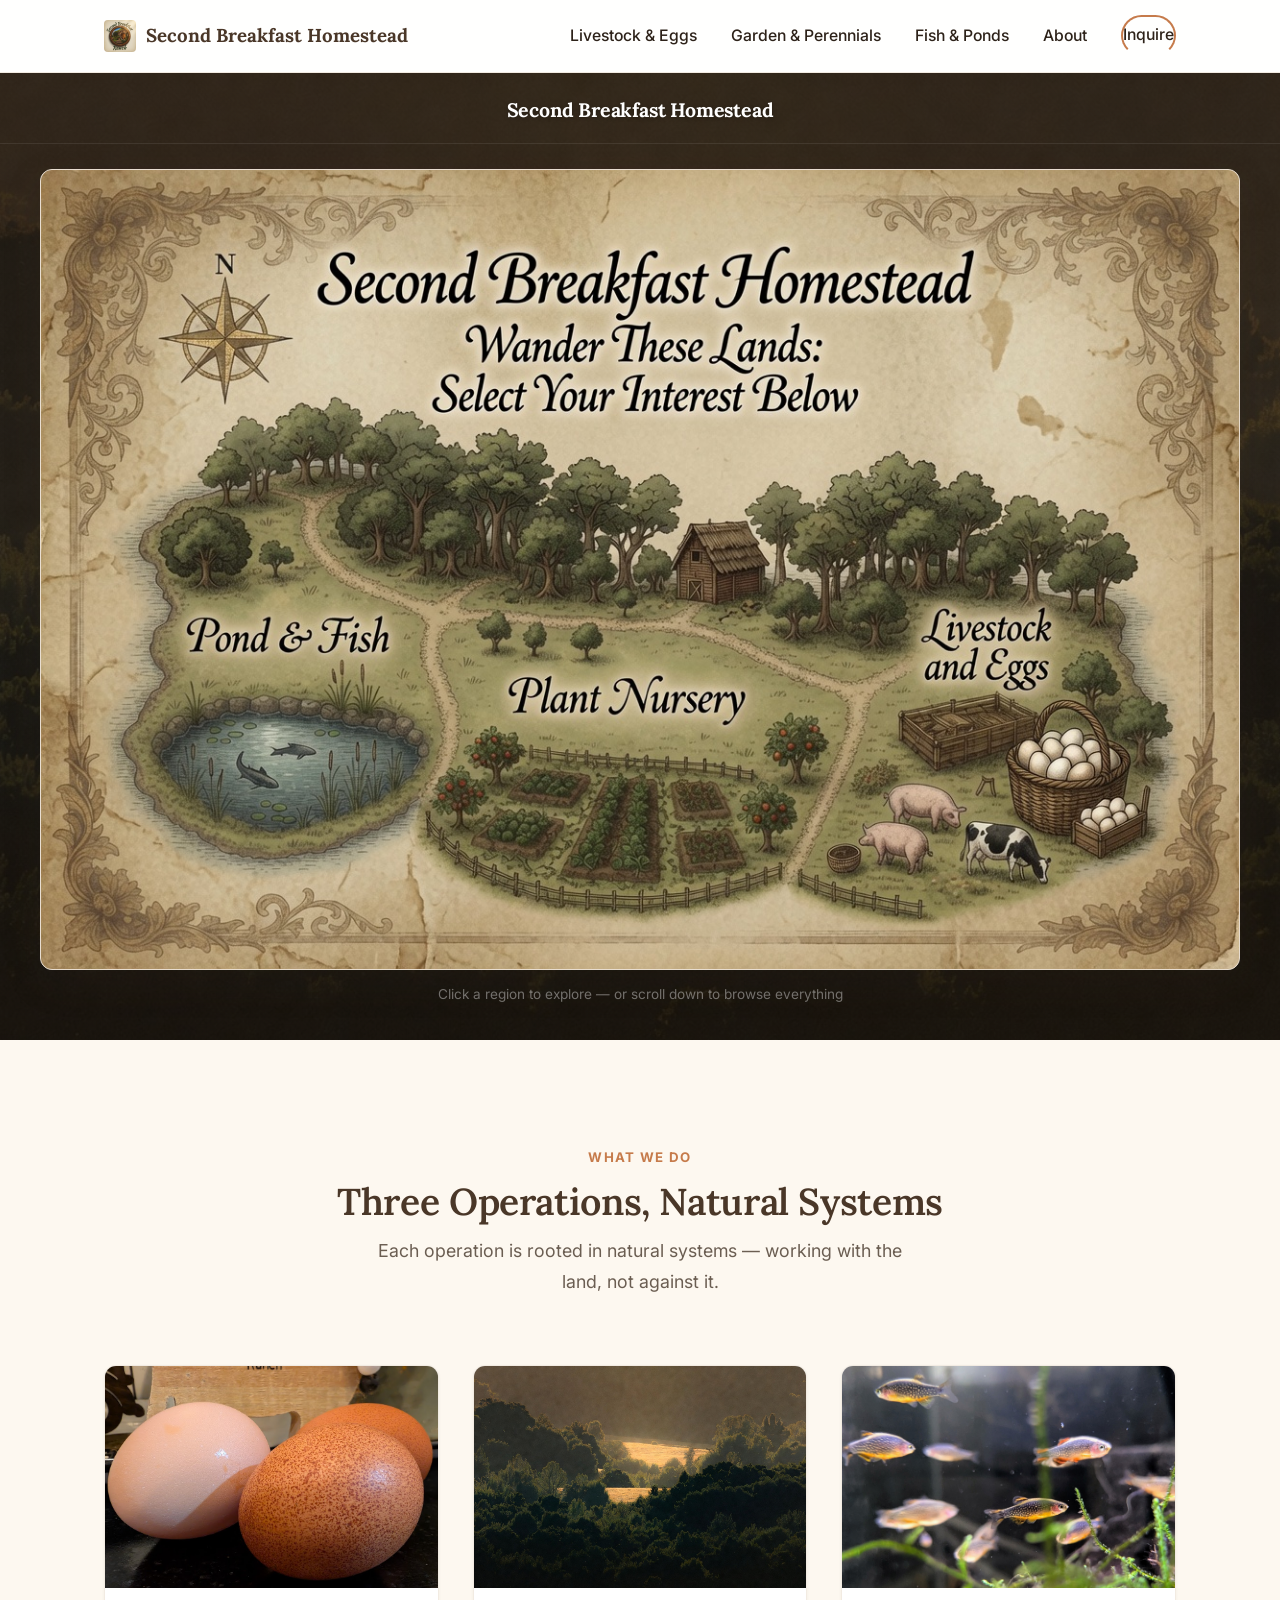
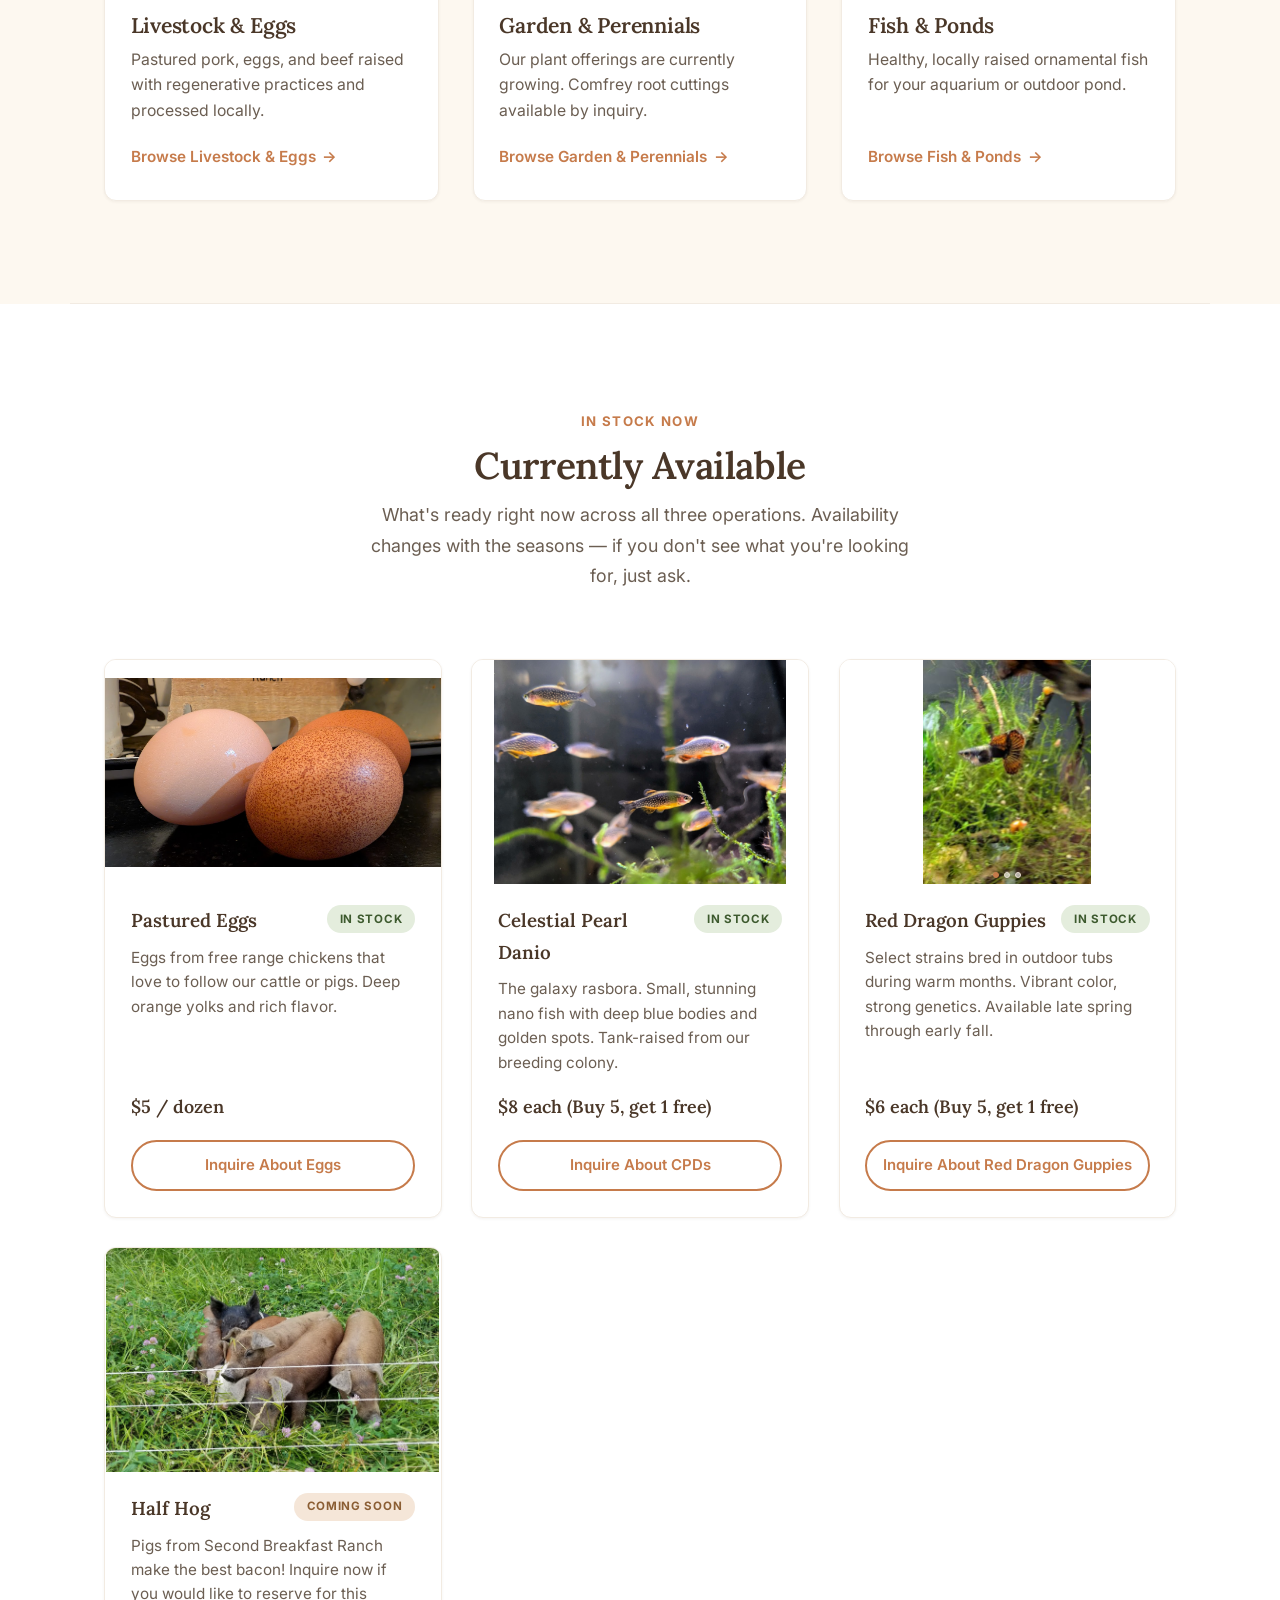
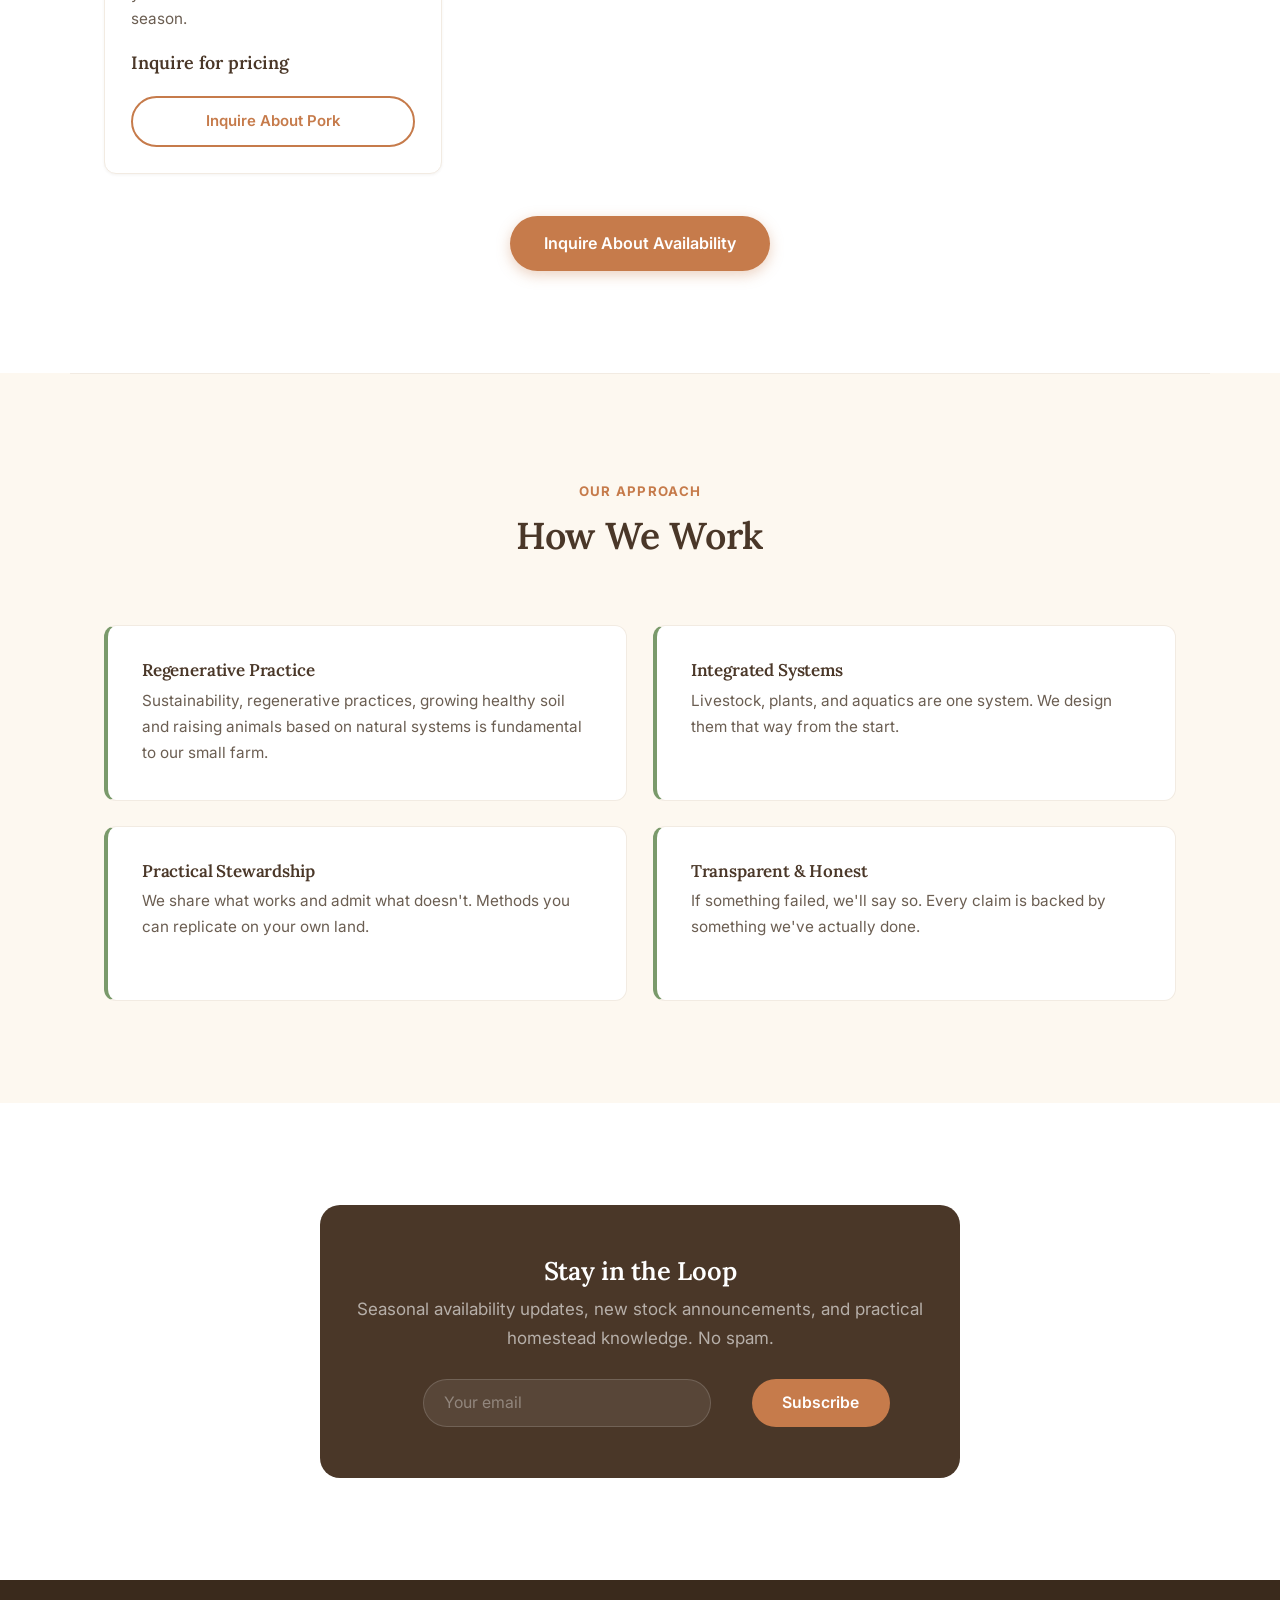
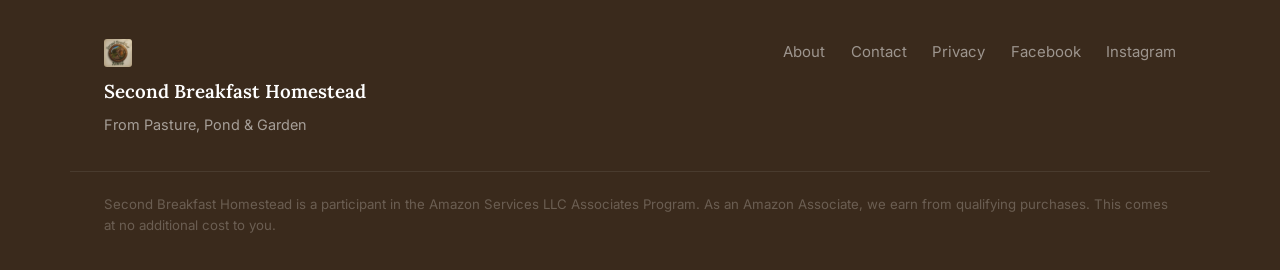
<file: index.html>
<!DOCTYPE html>
<html lang="en">
<head>
  <meta charset="UTF-8">
  <meta name="viewport" content="width=device-width, initial-scale=1.0">
  <title>Second Breakfast Homestead — From Pasture, Pond &amp; Garden</title>
  <meta name="description" content="Regenerative livestock, productive plants, and thriving aquatic life — raised with methods that build soil, clean water, and feed families. Browse what's available and inquire directly.">
  <link rel="preconnect" href="https://fonts.googleapis.com">
  <link rel="preconnect" href="https://fonts.gstatic.com" crossorigin>
  <link href="https://fonts.googleapis.com/css2?family=Inter:wght@400;500;600;700&family=Lora:ital,wght@0,500;0,600;0,700;1,500&display=swap" rel="stylesheet">
  <link rel="stylesheet" href="assets/css/style.css">
  <link rel="icon" type="image/svg+xml" href="data:image/svg+xml,<svg xmlns='http://www.w3.org/2000/svg' viewBox='0 0 100 100'><text y='.9em' font-size='90'>🌱</text></svg>">

  <meta property="og:title" content="Second Breakfast Homestead — From Pasture, Pond &amp; Garden">
  <meta property="og:description" content="Browse what's available from our working homestead: pastured livestock, plant starters, and ornamental fish.">
  <meta property="og:type" content="website">
  <meta property="og:url" content="https://secondbreakfasthomestead.com/">
  <meta property="og:site_name" content="Second Breakfast Homestead">
  <meta property="og:image" content="https://picsum.photos/seed/pasture/1200/630">

  <script type="application/ld+json">
  {
    "@context": "https://schema.org",
    "@type": "Organization",
    "name": "Second Breakfast Homestead",
    "url": "https://secondbreakfasthomestead.com",
    "description": "Regenerative livestock, productive plants, and thriving aquatic life — from pasture, pond, and garden.",
    "parentOrganization": {"@type": "Organization", "name": "Second Breakfast Ranch LLC"}
  }
  </script>
</head>
<body>

<nav class="site-nav">
  <div class="nav-inner">
    <a href="/" class="nav-brand"><img class="nav-logo" src="assets/images/logo.jpg" alt="Second Breakfast Homestead" width="32" height="32">Second Breakfast Homestead</a>
    <ul class="nav-links">
      <li><a href="livestock-eggs.html">Livestock &amp; Eggs</a></li>
      <li><a href="garden-perennials.html">Garden &amp; Perennials</a></li>
      <li><a href="fish-ponds.html">Fish &amp; Ponds</a></li>
      <li><a href="about.html">About</a></li>
      <li><a href="contact.html" class="btn btn-outline btn-sm">Inquire</a></li>
    </ul>
  </div>
</nav>

<!-- Top Block: dark pastoral background -->
<div class="top-block">

<header class="hero-mini">
  <h1 class="hero-mini-title">Second Breakfast Homestead</h1>
</header>

<section id="homestead-map" class="map-hero">
  <figure class="homestead-map">
    <img
      src="assets/images/homestead-map.jpg"
      alt="Hand-drawn Tolkien-style map of Second Breakfast Homestead — three regions connected by winding paths: Pond &amp; Fish, Plant Nursery, and Livestock &amp; Eggs. Click a region to explore."
      loading="eager"
    >
    <a href="fish-ponds.html" class="map-zone map-zone-left" title="Explore Pond &amp; Fish" aria-label="Pond and Fish section">
      <span class="map-zone-label">Pond &amp; Fish</span>
    </a>
    <a href="garden-perennials.html" class="map-zone map-zone-center" title="Explore Plant Nursery" aria-label="Plant Nursery section">
      <span class="map-zone-label">Plant Nursery</span>
    </a>
    <a href="livestock-eggs.html" class="map-zone map-zone-right" title="Explore Livestock &amp; Eggs" aria-label="Livestock and Eggs section">
      <span class="map-zone-label">Livestock &amp; Eggs</span>
    </a>
  </figure>
  <p class="map-instruction">Click a region to explore — or scroll down to browse everything</p>
</section>

</div><!-- /top-block -->

<main>

  <!-- Three Pillars -->
  <section class="section">
    <div class="container">
      <div class="section-header">
        <span class="section-label">What We Do</span>
        <h2>Three Operations, Natural Systems</h2>
        <p>Each operation is rooted in natural systems — working with the land, not against it.</p>
      </div>
      <div class="pillars-grid">
        <!-- Livestock -->
        <article class="pillar-card">
          <img
            class="pillar-card-img"
            src="assets/images/eggs-livestock.png"
            alt="Pastured eggs and livestock on green pasture"
            loading="lazy"
          >
          <div class="pillar-card-body">
            <h3>Livestock &amp; Eggs</h3>
            <p>Pastured pork, eggs, and beef raised with regenerative practices and processed locally.</p>
            <a href="livestock-eggs.html" class="pillar-link">Browse Livestock &amp; Eggs</a>
          </div>
        </article>

        <!-- Garden -->
        <article class="pillar-card">
          <img
            class="pillar-card-img"
            src="assets/images/pasture-bg.jpg"
            alt="Garden and perennial plants"
            loading="lazy"
          >
          <div class="pillar-card-body">
            <h3>Garden &amp; Perennials</h3>
            <p>Our plant offerings are currently growing. Comfrey root cuttings available by inquiry.</p>
            <a href="garden-perennials.html" class="pillar-link">Browse Garden &amp; Perennials</a>
          </div>
        </article>

        <!-- Fish -->
        <article class="pillar-card">
          <img
            class="pillar-card-img"
            src="assets/images/cpd.jpg"
            alt="Celestial Pearl Danio in a planted aquarium"
            loading="lazy"
          >
          <div class="pillar-card-body">
            <h3>Fish &amp; Ponds</h3>
            <p>Healthy, locally raised ornamental fish for your aquarium or outdoor pond.</p>
            <a href="fish-ponds.html" class="pillar-link">Browse Fish &amp; Ponds</a>
          </div>
        </article>
      </div>
    </div>
  </section>

  <hr class="section-divider">

  <!-- Currently Available -->
  <section id="available" class="section section-alt">
    <div class="container">
      <div class="section-header">
        <span class="section-label">In Stock Now</span>
        <h2>Currently Available</h2>
        <p>What's ready right now across all three operations. Availability changes with the seasons — if you don't see what you're looking for, just ask.</p>
      </div>

      <div class="availability-grid">
        <!-- Eggs -->
        <div class="product-card">
          <img class="product-card-img" src="assets/images/eggs-livestock.png" alt="Pastured eggs" loading="lazy">
          <div class="product-card-body">
            <div class="product-header">
              <span class="product-name">Pastured Eggs</span>
              <span class="product-badge badge-in-stock">In Stock</span>
            </div>
            <p class="product-desc">Eggs from free range chickens that love to follow our cattle or pigs. Deep orange yolks and rich flavor.</p>
            <div class="product-price">$5 / dozen</div>
            <a href="contact.html?item=Pastured%20Eggs" class="btn-inquire">Inquire About Eggs</a>
          </div>
        </div>

        <!-- CPD -->
        <div class="product-card">
          <img class="product-card-img" src="assets/images/cpd.jpg" alt="Celestial Pearl Danio" loading="lazy">
          <div class="product-card-body">
            <div class="product-header">
              <span class="product-name">Celestial Pearl Danio</span>
              <span class="product-badge badge-in-stock">In Stock</span>
            </div>
            <p class="product-desc">The galaxy rasbora. Small, stunning nano fish with deep blue bodies and golden spots. Tank-raised from our breeding colony.</p>
            <div class="product-price">$8 each (Buy 5, get 1 free)</div>
            <a href="contact.html?item=CPD" class="btn-inquire">Inquire About CPDs</a>
          </div>
        </div>

        <!-- Guppies -->
        <div class="product-card">
          <div class="product-card-slider">
            <img class="product-card-img active" src="assets/images/guppies.jpg" alt="Red Dragon Guppies" loading="lazy">
            <img class="product-card-img" src="assets/images/guppies-2.jpg" alt="Red Dragon Guppies" loading="lazy">
            <img class="product-card-img" src="assets/images/guppies-3.jpg" alt="Red Dragon Guppies" loading="lazy">
            <button class="slider-arrow slider-prev" aria-label="Previous image">&#8249;</button>
            <button class="slider-arrow slider-next" aria-label="Next image">&#8250;</button>
            <div class="slider-dots">
              <span class="slider-dot active"></span>
              <span class="slider-dot"></span>
              <span class="slider-dot"></span>
            </div>
          </div>
          <div class="product-card-body">
            <div class="product-header">
              <span class="product-name">Red Dragon Guppies</span>
              <span class="product-badge badge-in-stock">In Stock</span>
            </div>
            <p class="product-desc">Select strains bred in outdoor tubs during warm months. Vibrant color, strong genetics. Available late spring through early fall.</p>
            <div class="product-price">$6 each (Buy 5, get 1 free)</div>
            <a href="contact.html?item=Red%20Dragon%20Guppies" class="btn-inquire">Inquire About Red Dragon Guppies</a>
          </div>
        </div>

        <!-- Half Hog -->
        <div class="product-card">
          <img class="product-card-img" src="assets/images/pork.jpg" alt="Pastured pigs" loading="lazy">
          <div class="product-card-body">
            <div class="product-header">
              <span class="product-name">Half Hog</span>
              <span class="product-badge badge-coming-soon">Coming Soon</span>
            </div>
            <p class="product-desc">Pigs from Second Breakfast Ranch make the best bacon! Inquire now if you would like to reserve for this season.</p>
            <div class="product-price">Inquire for pricing</div>
            <a href="contact.html?item=Half%20Hog" class="btn-inquire">Inquire About Pork</a>
          </div>
        </div>
      </div>

      <div class="availability-cta">
        <a href="contact.html" class="btn btn-primary">Inquire About Availability</a>
      </div>
    </div>
  </section>

  <hr class="section-divider">

  <!-- Values -->
  <section class="section">
    <div class="container">
      <div class="section-header">
        <span class="section-label">Our Approach</span>
        <h2>How We Work</h2>
      </div>
      <div class="values-grid">
        <div class="value-card">
          <h4>Regenerative Practice</h4>
          <p>Sustainability, regenerative practices, growing healthy soil and raising animals based on natural systems is fundamental to our small farm.</p>
        </div>
        <div class="value-card">
          <h4>Integrated Systems</h4>
          <p>Livestock, plants, and aquatics are one system. We design them that way from the start.</p>
        </div>
        <div class="value-card">
          <h4>Practical Stewardship</h4>
          <p>We share what works and admit what doesn't. Methods you can replicate on your own land.</p>
        </div>
        <div class="value-card">
          <h4>Transparent &amp; Honest</h4>
          <p>If something failed, we'll say so. Every claim is backed by something we've actually done.</p>
        </div>
      </div>
    </div>
  </section>

  <!-- Newsletter -->
  <section class="section section-alt">
    <div class="container">
      <div class="newsletter-block">
        <h3>Stay in the Loop</h3>
        <p>Seasonal availability updates, new stock announcements, and practical homestead knowledge. No spam.</p>
        <form action="https://app.kit.com/forms/REPLACE_WITH_FORM_ID/subscriptions" class="seva-form formkit-form" method="post" data-sv-form="REPLACE_WITH_FORM_ID" data-uid="REPLACE_WITH_UID" data-format="inline" data-version="5" data-options="{&quot;settings&quot;:{&quot;after_subscribe&quot;:{&quot;action&quot;:&quot;message&quot;,&quot;success_message&quot;:&quot;Success! Now check your email.&quot;},&quot;recaptcha&quot;:{&quot;enabled&quot;:false}}}" style="max-width: 500px; margin: 0 auto; width: 100%;">
          <div data-style="full" style="display: block; width: 100%;">
            <div data-element="column" class="formkit-column" style="padding: 0;">
              <ul class="formkit-alert formkit-alert-error" data-element="errors" data-group="alert"></ul>
              <div data-element="fields" class="seva-fields formkit-fields" style="display: flex; gap: 8px; justify-content: center; flex-wrap: wrap;">
                <div class="formkit-field" style="flex: 1; min-width: 160px;">
                  <input class="formkit-input" name="email_address" aria-label="Email Address" placeholder="Your email" required type="email">
                </div>
                <button data-element="submit" class="formkit-submit" style="font-family: var(--font-body);">
                  <div class="formkit-spinner" style="display: none;"><div></div><div></div><div></div></div>
                  <span>Subscribe</span>
                </button>
              </div>
            </div>
          </div>
        </form>
      </div>
    </div>
  </section>

</main>

<footer class="site-footer">
  <div class="footer-inner">
    <div>
      <img class="footer-logo" src="assets/images/logo.jpg" alt="Second Breakfast Homestead" width="28" height="28">
      <div class="footer-brand">Second Breakfast Homestead</div>
      <div style="font-size:0.85rem; margin-top:0.2rem;">From Pasture, Pond &amp; Garden</div>
    </div>
    <ul class="footer-links">
      <li><a href="about.html">About</a></li>
      <li><a href="contact.html">Contact</a></li>
      <li><a href="privacy.html">Privacy</a></li>
      <li><a href="https://www.facebook.com/SecondBreakfastRanch/" rel="noopener" target="_blank">Facebook</a></li>
      <li><a href="https://www.instagram.com/secondbreakfasthomestead" rel="noopener" target="_blank">Instagram</a></li>
    </ul>
  </div>
  <div class="footer-disclosure">
    <p>Second Breakfast Homestead is a participant in the Amazon Services LLC Associates Program. As an Amazon Associate, we earn from qualifying purchases. This comes at no additional cost to you.</p>
  </div>
</footer>

<script>
document.querySelectorAll('.product-card-slider').forEach(slider => {
  const imgs = slider.querySelectorAll('.product-card-img');
  const dots = slider.querySelectorAll('.slider-dot');
  let i = 0;

  function show(n) {
    imgs[i].classList.remove('active');
    dots[i].classList.remove('active');
    i = (n + imgs.length) % imgs.length;
    imgs[i].classList.add('active');
    dots[i].classList.add('active');
  }

  slider.querySelector('.slider-prev').addEventListener('click', () => show(i - 1));
  slider.querySelector('.slider-next').addEventListener('click', () => show(i + 1));
  dots.forEach((dot, j) => dot.addEventListener('click', () => show(j)));
});
</script>
</body>
</html>
</file>
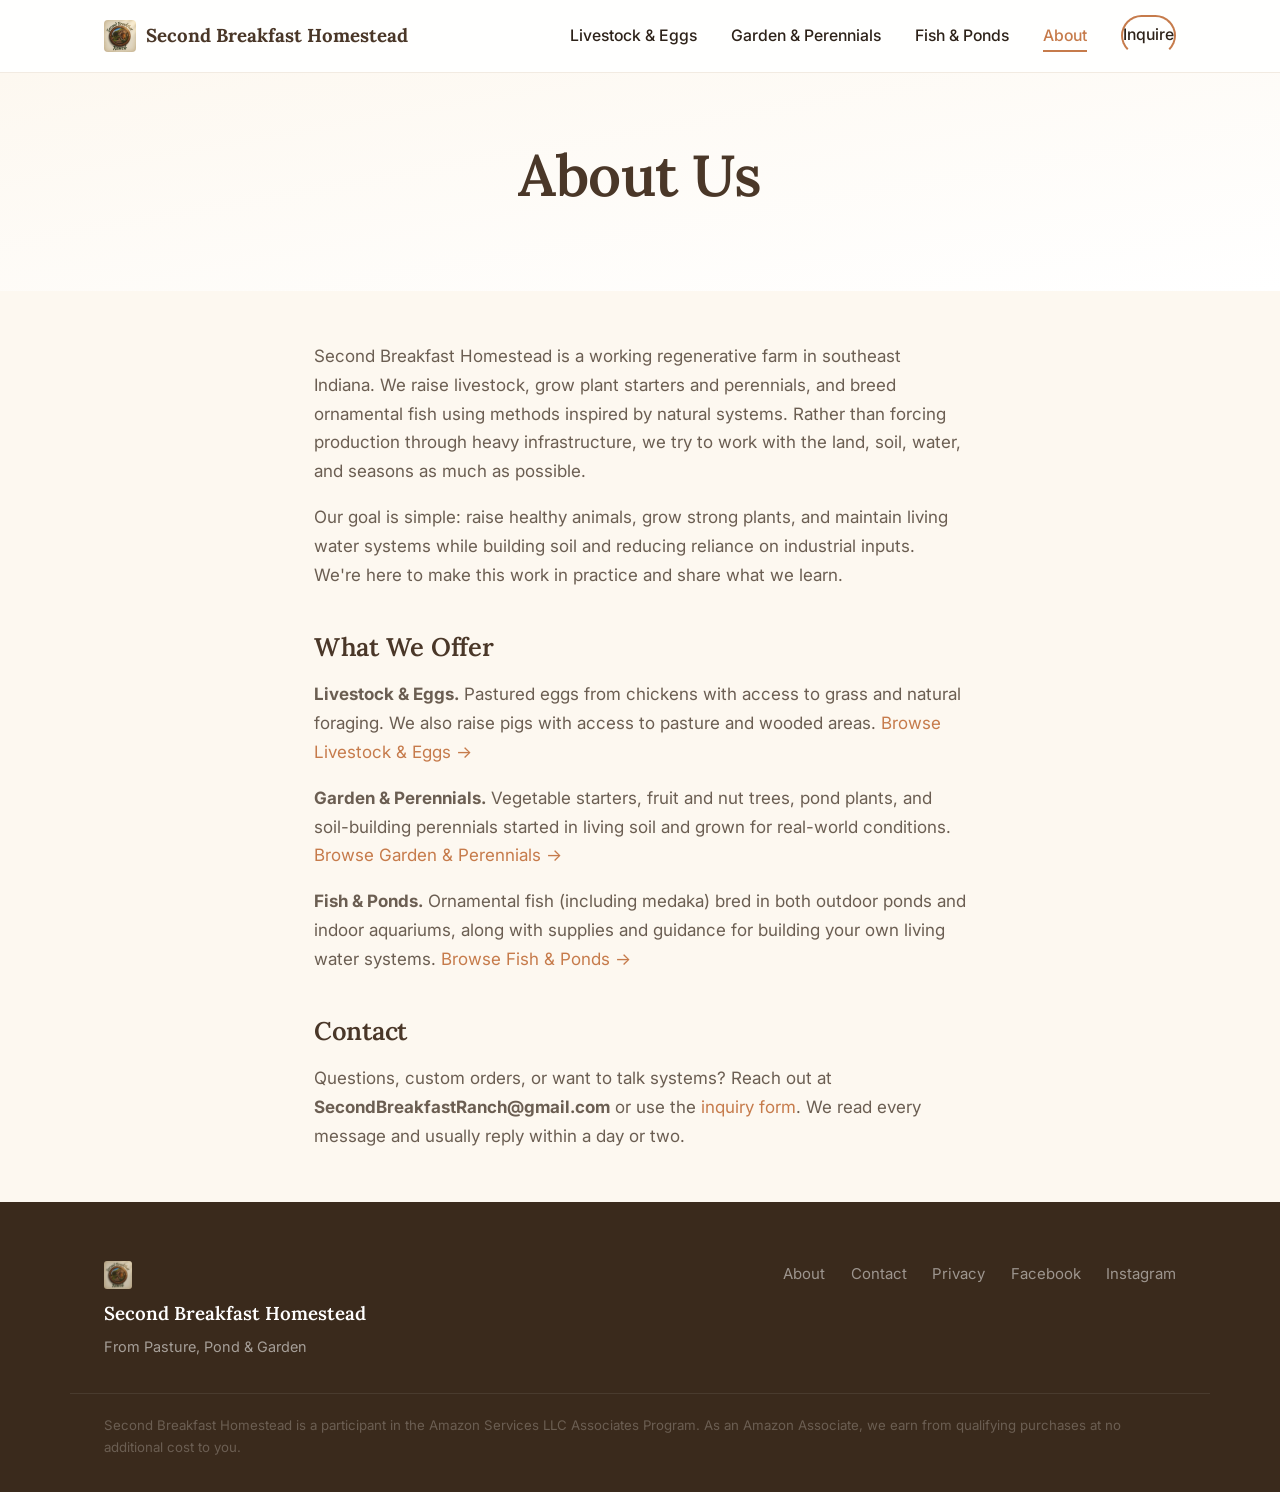
<file: about.html>
<!DOCTYPE html>
<html lang="en">
<head>
  <meta charset="UTF-8">
  <meta name="viewport" content="width=device-width, initial-scale=1.0">
  <title>About — Second Breakfast Homestead</title>
  <meta name="description" content="Second Breakfast Homestead is a working regenerative farm raising pastured livestock, growing plant starters, and breeding ornamental fish in integrated outdoor pond systems.">
  <link rel="preconnect" href="https://fonts.googleapis.com">
  <link rel="preconnect" href="https://fonts.gstatic.com" crossorigin>
  <link href="https://fonts.googleapis.com/css2?family=Inter:wght@400;500;600;700&family=Lora:ital,wght@0,500;0,600;0,700;1,500&display=swap" rel="stylesheet">
  <link rel="stylesheet" href="assets/css/style.css">
  <link rel="icon" type="image/svg+xml" href="data:image/svg+xml,<svg xmlns='http://www.w3.org/2000/svg' viewBox='0 0 100 100'><text y='.9em' font-size='90'>🌱</text></svg>">

  <meta property="og:title" content="About — Second Breakfast Homestead">
  <meta property="og:description" content="A working regenerative farm raising pastured livestock, growing plants, and breeding ornamental fish.">
  <meta property="og:type" content="website">
  <meta property="og:url" content="https://secondbreakfasthomestead.com/about.html">

  <script type="application/ld+json">
  {
    "@context": "https://schema.org",
    "@type": "AboutPage",
    "name": "About Second Breakfast Homestead",
    "url": "https://secondbreakfasthomestead.com/about.html",
    "about": {
      "@type": "Organization",
      "name": "Second Breakfast Homestead",
      "description": "A working regenerative farm raising pastured livestock, growing plant starters and perennials, and breeding ornamental fish in integrated pond systems."
    }
  }
  </script>
</head>
<body>

<nav class="site-nav">
  <div class="nav-inner">
    <a href="/" class="nav-brand"><img class="nav-logo" src="assets/images/logo.jpg" alt="Second Breakfast Homestead" width="32" height="32">Second Breakfast Homestead</a>
    <ul class="nav-links">
      <li><a href="livestock-eggs.html">Livestock &amp; Eggs</a></li>
      <li><a href="garden-perennials.html">Garden &amp; Perennials</a></li>
      <li><a href="fish-ponds.html">Fish &amp; Ponds</a></li>
      <li><a href="about.html" class="active">About</a></li>
      <li><a href="contact.html" class="btn btn-outline btn-sm">Inquire</a></li>
    </ul>
  </div>
</nav>

<header class="page-hero">
  <h1>About Us</h1>
</header>

<main class="page-content">

  <p>Second Breakfast Homestead is a working regenerative farm in southeast Indiana. We raise livestock, grow plant starters and perennials, and breed ornamental fish using methods inspired by natural systems. Rather than forcing production through heavy infrastructure, we try to work with the land, soil, water, and seasons as much as possible.</p>

  <p>Our goal is simple: raise healthy animals, grow strong plants, and maintain living water systems while building soil and reducing reliance on industrial inputs. We're here to make this work in practice and share what we learn.</p>

  <h2>What We Offer</h2>

  <p><strong>Livestock &amp; Eggs.</strong> Pastured eggs from chickens with access to grass and natural foraging. We also raise pigs with access to pasture and wooded areas. <a href="livestock-eggs.html">Browse Livestock &amp; Eggs →</a></p>

  <p><strong>Garden &amp; Perennials.</strong> Vegetable starters, fruit and nut trees, pond plants, and soil-building perennials started in living soil and grown for real-world conditions. <a href="garden-perennials.html">Browse Garden &amp; Perennials →</a></p>

  <p><strong>Fish &amp; Ponds.</strong> Ornamental fish (including medaka) bred in both outdoor ponds and indoor aquariums, along with supplies and guidance for building your own living water systems. <a href="fish-ponds.html">Browse Fish &amp; Ponds →</a></p>

  <h2>Contact</h2>

  <p>Questions, custom orders, or want to talk systems? Reach out at <strong>SecondBreakfastRanch@gmail.com</strong> or use the <a href="contact.html">inquiry form</a>. We read every message and usually reply within a day or two.</p>

</main>

<footer class="site-footer">
  <div class="footer-inner">
    <div>
      <img class="footer-logo" src="assets/images/logo.jpg" alt="Second Breakfast Homestead" width="28" height="28">
      <div class="footer-brand">Second Breakfast Homestead</div>
      <div style="font-size:0.85rem; margin-top:0.2rem;">From Pasture, Pond &amp; Garden</div>
    </div>
    <ul class="footer-links">
      <li><a href="about.html">About</a></li>
      <li><a href="contact.html">Contact</a></li>
      <li><a href="privacy.html">Privacy</a></li>
      <li><a href="https://www.facebook.com/SecondBreakfastRanch/" rel="noopener" target="_blank">Facebook</a></li>
      <li><a href="https://www.instagram.com/secondbreakfasthomestead" rel="noopener" target="_blank">Instagram</a></li>
    </ul>
  </div>
  <div class="footer-disclosure">
    <p>Second Breakfast Homestead is a participant in the Amazon Services LLC Associates Program. As an Amazon Associate, we earn from qualifying purchases at no additional cost to you.</p>
  </div>
</footer>

</body>
</html>
</file>
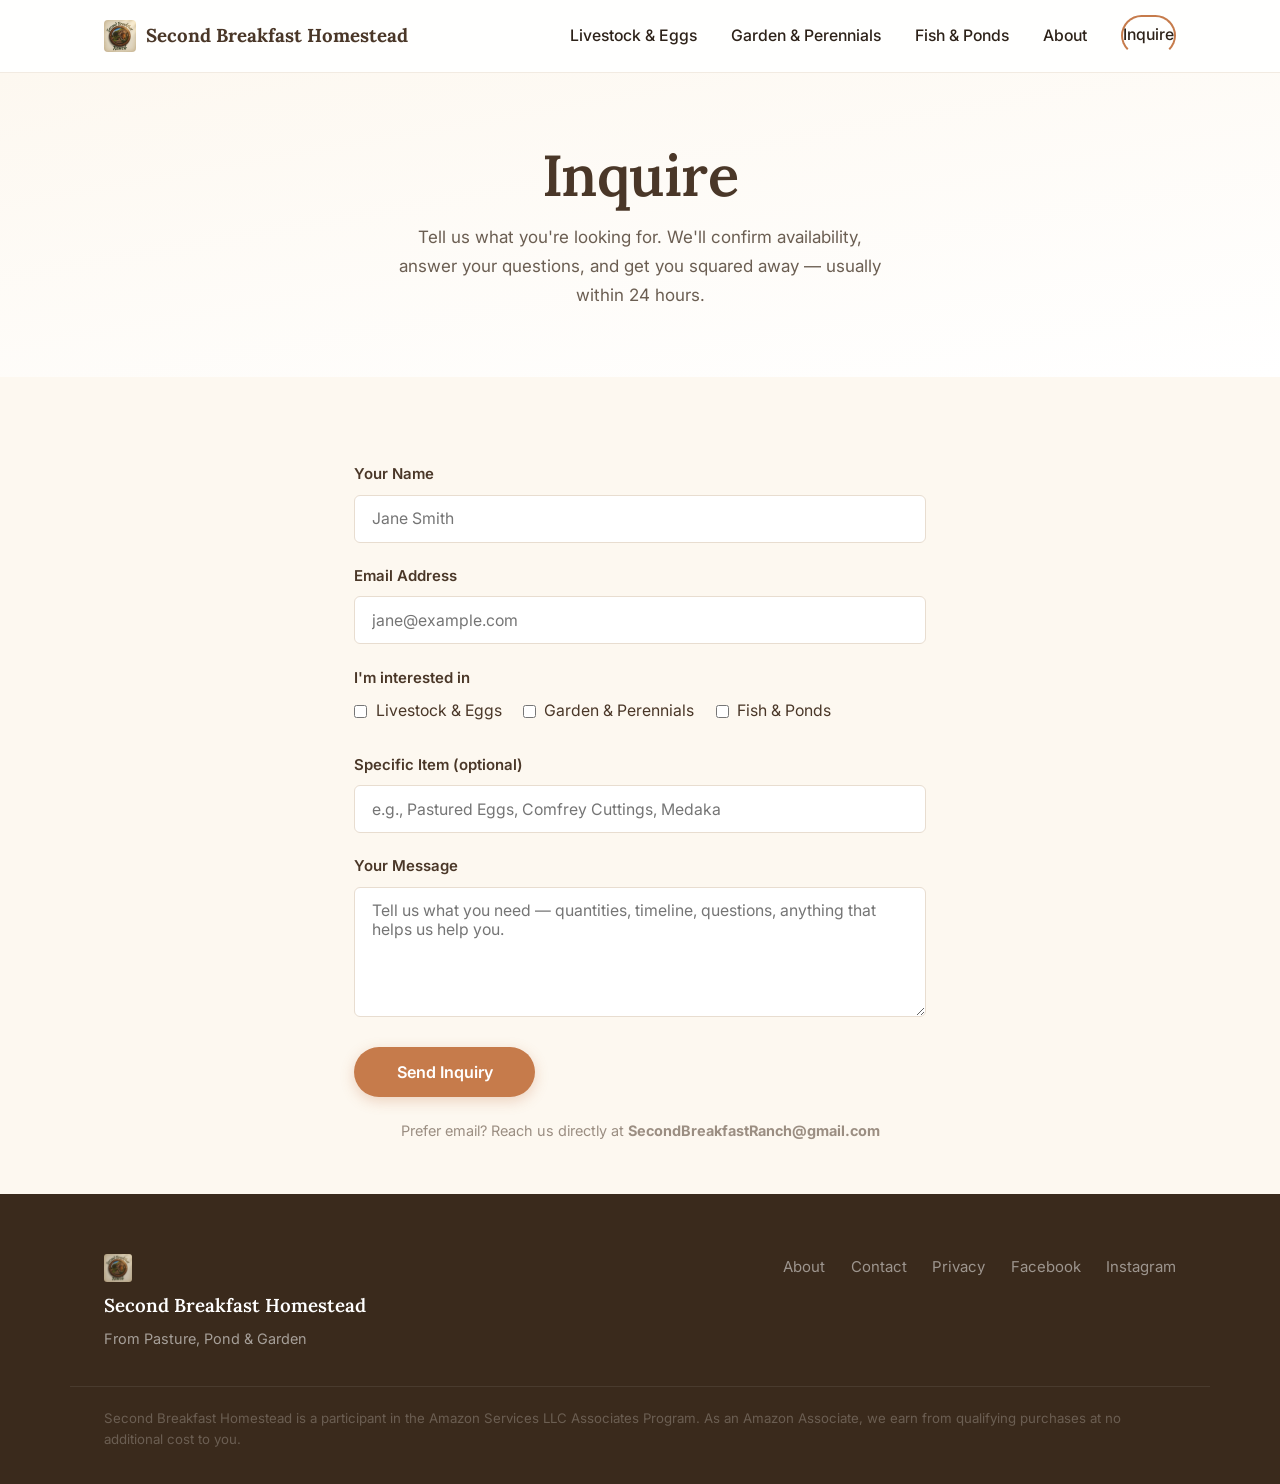
<file: contact.html>
<!DOCTYPE html>
<html lang="en">
<head>
  <meta charset="UTF-8">
  <meta name="viewport" content="width=device-width, initial-scale=1.0">
  <title>Inquire — Second Breakfast Homestead</title>
  <meta name="description" content="Inquire about availability, pricing, or custom orders from Second Breakfast Homestead. We'll get back to you within 24 hours.">
  <meta name="robots" content="noindex">
  <link rel="preconnect" href="https://fonts.googleapis.com">
  <link rel="preconnect" href="https://fonts.gstatic.com" crossorigin>
  <link href="https://fonts.googleapis.com/css2?family=Inter:wght@400;500;600;700&family=Lora:ital,wght@0,500;0,600;0,700;1,500&display=swap" rel="stylesheet">
  <link rel="stylesheet" href="assets/css/style.css">
  <link rel="icon" type="image/svg+xml" href="data:image/svg+xml,<svg xmlns='http://www.w3.org/2000/svg' viewBox='0 0 100 100'><text y='.9em' font-size='90'>🌱</text></svg>">
</head>
<body>

<nav class="site-nav">
  <div class="nav-inner">
    <a href="/" class="nav-brand"><img class="nav-logo" src="assets/images/logo.jpg" alt="Second Breakfast Homestead" width="32" height="32">Second Breakfast Homestead</a>
    <ul class="nav-links">
      <li><a href="livestock-eggs.html">Livestock &amp; Eggs</a></li>
      <li><a href="garden-perennials.html">Garden &amp; Perennials</a></li>
      <li><a href="fish-ponds.html">Fish &amp; Ponds</a></li>
      <li><a href="about.html">About</a></li>
      <li><a href="contact.html" class="btn btn-outline btn-sm">Inquire</a></li>
    </ul>
  </div>
</nav>

<header class="page-hero">
  <h1>Inquire</h1>
  <p>Tell us what you're looking for. We'll confirm availability, answer your questions, and get you squared away — usually within 24 hours.</p>
</header>

<main class="page-content" style="max-width:640px;">

  <form class="contact-form" action="https://formspree.io/f/xojboebz" method="POST">

    <div class="form-group">
      <label for="name">Your Name</label>
      <input type="text" id="name" name="name" required placeholder="Jane Smith">
    </div>

    <div class="form-group">
      <label for="email">Email Address</label>
      <input type="email" id="email" name="email" required placeholder="jane@example.com">
    </div>

    <div class="form-group">
      <label>I'm interested in</label>
      <div class="checkbox-group">
        <label><input type="checkbox" name="interest" value="Livestock"> Livestock &amp; Eggs</label>
        <label><input type="checkbox" name="interest" value="Plants"> Garden &amp; Perennials</label>
        <label><input type="checkbox" name="interest" value="Aquatics"> Fish &amp; Ponds</label>
      </div>
    </div>

    <div class="form-group">
      <label for="item">Specific Item (optional)</label>
      <input type="text" id="item" name="item" placeholder="e.g., Pastured Eggs, Comfrey Cuttings, Medaka">
    </div>

    <div class="form-group">
      <label for="message">Your Message</label>
      <textarea id="message" name="message" placeholder="Tell us what you need — quantities, timeline, questions, anything that helps us help you."></textarea>
    </div>

    <button type="submit" class="btn-submit">Send Inquiry</button>

    <p style="font-size:0.85rem; color:var(--color-text-muted); margin-top:1.25rem; text-align:center;">
      Prefer email? Reach us directly at <strong>SecondBreakfastRanch@gmail.com</strong>
    </p>

  </form>

</main>

<footer class="site-footer">
  <div class="footer-inner">
    <div>
      <img class="footer-logo" src="assets/images/logo.jpg" alt="Second Breakfast Homestead" width="28" height="28">
      <div class="footer-brand">Second Breakfast Homestead</div>
      <div style="font-size:0.85rem; margin-top:0.2rem;">From Pasture, Pond &amp; Garden</div>
    </div>
    <ul class="footer-links">
      <li><a href="about.html">About</a></li>
      <li><a href="contact.html">Contact</a></li>
      <li><a href="privacy.html">Privacy</a></li>
      <li><a href="https://www.facebook.com/SecondBreakfastRanch/" rel="noopener" target="_blank">Facebook</a></li>
      <li><a href="https://www.instagram.com/secondbreakfasthomestead" rel="noopener" target="_blank">Instagram</a></li>
    </ul>
  </div>
  <div class="footer-disclosure">
    <p>Second Breakfast Homestead is a participant in the Amazon Services LLC Associates Program. As an Amazon Associate, we earn from qualifying purchases at no additional cost to you.</p>
  </div>
</footer>

</body>
</html>
</file>
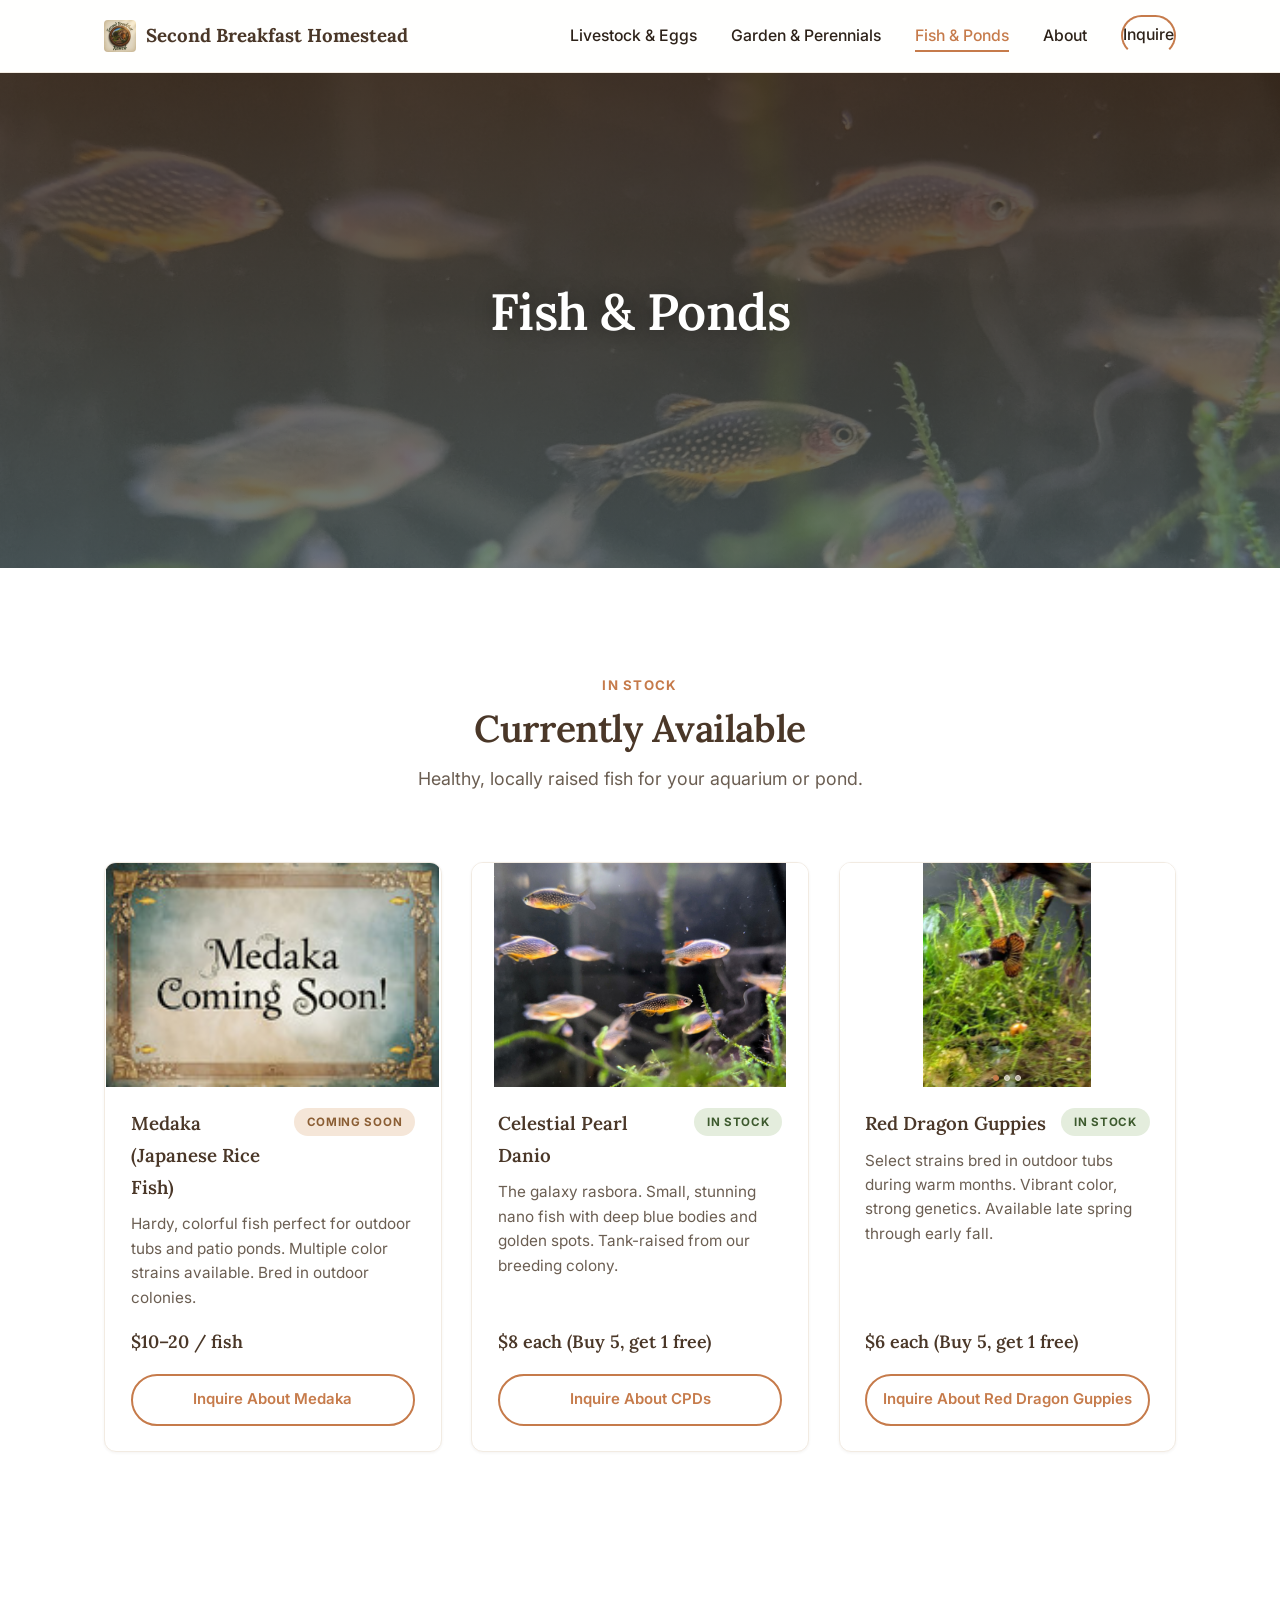
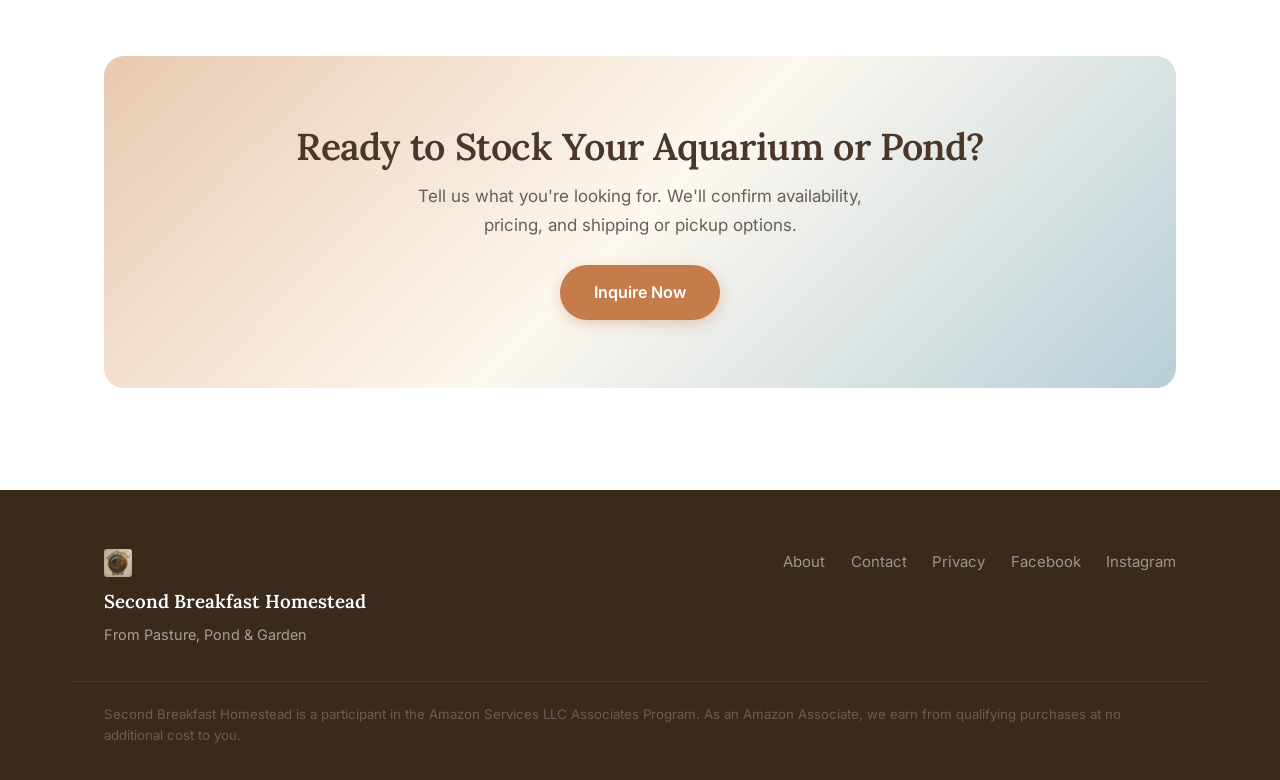
<file: fish-ponds.html>
<!DOCTYPE html>
<html lang="en">
<head>
  <meta charset="UTF-8">
  <meta name="viewport" content="width=device-width, initial-scale=1.0">
  <title>Fish & Ponds — Second Breakfast Homestead</title>
  <meta name="description" content="Ornamental fish, pond supplies, and aquascaping from Second Breakfast Homestead. Medaka, celestial pearl danios, and guppies bred in outdoor pond systems.">
  <link rel="preconnect" href="https://fonts.googleapis.com">
  <link rel="preconnect" href="https://fonts.gstatic.com" crossorigin>
  <link href="https://fonts.googleapis.com/css2?family=Inter:wght@400;500;600;700&family=Lora:ital,wght@0,500;0,600;0,700;1,500&display=swap" rel="stylesheet">
  <link rel="stylesheet" href="assets/css/style.css">
  <link rel="icon" type="image/svg+xml" href="data:image/svg+xml,<svg xmlns='http://www.w3.org/2000/svg' viewBox='0 0 100 100'><text y='.9em' font-size='90'>🌱</text></svg>">

  <meta property="og:title" content="Fish & Ponds — Second Breakfast Homestead">
  <meta property="og:description" content="Ornamental fish bred in outdoor pond systems, plus supplies and aquascaping guidance.">
  <meta property="og:type" content="website">
  <meta property="og:url" content="https://secondbreakfasthomestead.com/fish-ponds.html">
  <meta property="og:image" content="https://secondbreakfasthomestead.com/assets/images/cpd.jpg">

  <script type="application/ld+json">
  {
    "@context": "https://schema.org",
    "@type": "WebPage",
    "name": "Fish & Ponds — Second Breakfast Homestead",
    "url": "https://secondbreakfasthomestead.com/fish-ponds.html",
    "isPartOf": {"@type": "WebSite", "name": "Second Breakfast Homestead", "url": "https://secondbreakfasthomestead.com"}
  }
  </script>
</head>
<body>

<nav class="site-nav">
  <div class="nav-inner">
    <a href="/" class="nav-brand"><img class="nav-logo" src="assets/images/logo.jpg" alt="Second Breakfast Homestead" width="32" height="32">Second Breakfast Homestead</a>
    <ul class="nav-links">
      <li><a href="livestock-eggs.html">Livestock &amp; Eggs</a></li>
      <li><a href="garden-perennials.html">Garden &amp; Perennials</a></li>
      <li><a href="fish-ponds.html" class="active">Fish &amp; Ponds</a></li>
      <li><a href="about.html">About</a></li>
      <li><a href="contact.html" class="btn btn-outline btn-sm">Inquire</a></li>
    </ul>
  </div>
</nav>

<header class="pillar-hero pillar-hero-aquatics">
  <img class="pillar-hero-bg" src="assets/images/cpd.jpg" alt="" loading="eager">
  <div class="pillar-hero-overlay"></div>
  <div class="pillar-hero-content">
    <h1>Fish &amp; Ponds</h1>
  </div>
</header>

<main>

  <section class="section section-alt">
    <div class="container">
      <div class="section-header">
        <span class="section-label">In Stock</span>
        <h2>Currently Available</h2>
        <p>Healthy, locally raised fish for your aquarium or pond.</p>
      </div>

      <div class="availability-grid">
        <div class="product-card">
          <img class="product-card-img" src="assets/images/medaka.jpg" alt="Medaka rice fish" loading="lazy">
          <div class="product-card-body">
            <div class="product-header">
              <span class="product-name">Medaka (Japanese Rice Fish)</span>
              <span class="product-badge badge-coming-soon">Coming Soon</span>
            </div>
            <p class="product-desc">Hardy, colorful fish perfect for outdoor tubs and patio ponds. Multiple color strains available. Bred in outdoor colonies.</p>
            <div class="product-price">$10–20 / fish</div>
            <a href="contact.html?item=Medaka" class="btn-inquire">Inquire About Medaka</a>
          </div>
        </div>

        <div class="product-card">
          <img class="product-card-img" src="assets/images/cpd.jpg" alt="Celestial Pearl Danios" loading="lazy">
          <div class="product-card-body">
            <div class="product-header">
              <span class="product-name">Celestial Pearl Danio</span>
              <span class="product-badge badge-in-stock">In Stock</span>
            </div>
            <p class="product-desc">The galaxy rasbora. Small, stunning nano fish with deep blue bodies and golden spots. Tank-raised from our breeding colony.</p>
            <div class="product-price">$8 each (Buy 5, get 1 free)</div>
            <a href="contact.html?item=CPD" class="btn-inquire">Inquire About CPDs</a>
          </div>
        </div>

        <div class="product-card">
          <div class="product-card-slider">
            <img class="product-card-img active" src="assets/images/guppies.jpg" alt="Red Dragon Guppies" loading="lazy">
            <img class="product-card-img" src="assets/images/guppies-2.jpg" alt="Red Dragon Guppies" loading="lazy">
            <img class="product-card-img" src="assets/images/guppies-3.jpg" alt="Red Dragon Guppies" loading="lazy">
            <button class="slider-arrow slider-prev" aria-label="Previous image">&#8249;</button>
            <button class="slider-arrow slider-next" aria-label="Next image">&#8250;</button>
            <div class="slider-dots">
              <span class="slider-dot active"></span>
              <span class="slider-dot"></span>
              <span class="slider-dot"></span>
            </div>
          </div>
          <div class="product-card-body">
            <div class="product-header">
              <span class="product-name">Red Dragon Guppies</span>
              <span class="product-badge badge-in-stock">In Stock</span>
            </div>
            <p class="product-desc">Select strains bred in outdoor tubs during warm months. Vibrant color, strong genetics. Available late spring through early fall.</p>
            <div class="product-price">$6 each (Buy 5, get 1 free)</div>
            <a href="contact.html?item=Red%20Dragon%20Guppies" class="btn-inquire">Inquire About Red Dragon Guppies</a>
          </div>
        </div>

      </div>
    </div>
  </section>

  <section class="section section-alt">
    <div class="container">
      <div class="cta-banner">
        <h2>Ready to Stock Your Aquarium or Pond?</h2>
        <p>Tell us what you're looking for. We'll confirm availability, pricing, and shipping or pickup options.</p>
        <a href="contact.html" class="btn btn-primary">Inquire Now</a>
      </div>
    </div>
  </section>

</main>

<footer class="site-footer">
  <div class="footer-inner">
    <div>
      <img class="footer-logo" src="assets/images/logo.jpg" alt="Second Breakfast Homestead" width="28" height="28">
      <div class="footer-brand">Second Breakfast Homestead</div>
      <div style="font-size:0.85rem; margin-top:0.2rem;">From Pasture, Pond &amp; Garden</div>
    </div>
    <ul class="footer-links">
      <li><a href="about.html">About</a></li>
      <li><a href="contact.html">Contact</a></li>
      <li><a href="privacy.html">Privacy</a></li>
      <li><a href="https://www.facebook.com/SecondBreakfastRanch/" rel="noopener" target="_blank">Facebook</a></li>
      <li><a href="https://www.instagram.com/secondbreakfasthomestead" rel="noopener" target="_blank">Instagram</a></li>
    </ul>
  </div>
  <div class="footer-disclosure">
    <p>Second Breakfast Homestead is a participant in the Amazon Services LLC Associates Program. As an Amazon Associate, we earn from qualifying purchases at no additional cost to you.</p>
  </div>
</footer>

<script>
document.querySelectorAll('.product-card-slider').forEach(slider => {
  const imgs = slider.querySelectorAll('.product-card-img');
  const dots = slider.querySelectorAll('.slider-dot');
  let i = 0;

  function show(n) {
    imgs[i].classList.remove('active');
    dots[i].classList.remove('active');
    i = (n + imgs.length) % imgs.length;
    imgs[i].classList.add('active');
    dots[i].classList.add('active');
  }

  slider.querySelector('.slider-prev').addEventListener('click', () => show(i - 1));
  slider.querySelector('.slider-next').addEventListener('click', () => show(i + 1));
  dots.forEach((dot, j) => dot.addEventListener('click', () => show(j)));
});
</script>
</body>
</html>
</file>
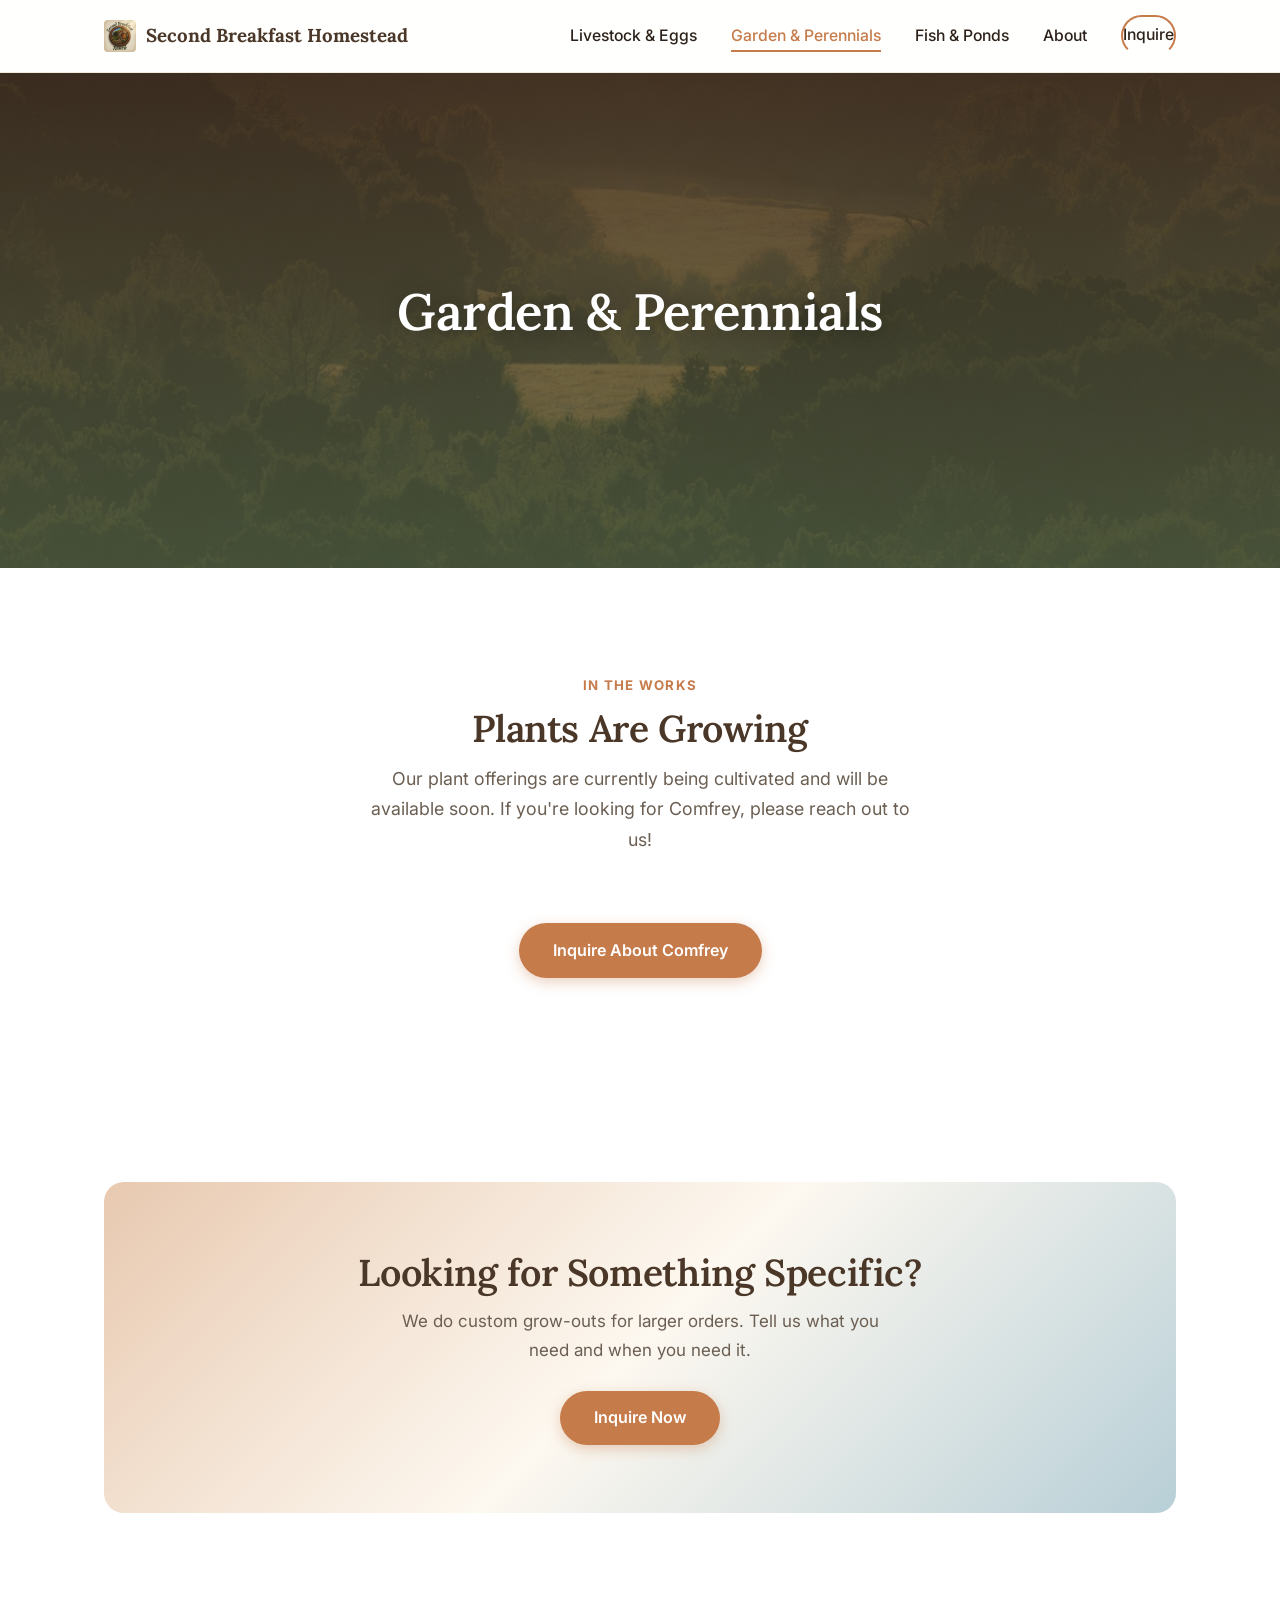
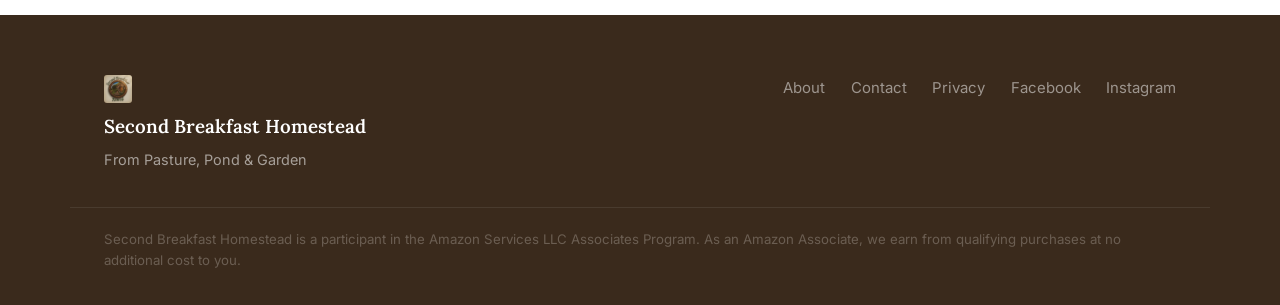
<file: garden-perennials.html>
<!DOCTYPE html>
<html lang="en">
<head>
  <meta charset="UTF-8">
  <meta name="viewport" content="width=device-width, initial-scale=1.0">
  <title>Garden & Perennials — Second Breakfast Homestead</title>
  <meta name="description" content="Vegetable starters, fruit trees, pond plants, and soil-building perennials from Second Breakfast Homestead. All started in living soil.">
  <link rel="preconnect" href="https://fonts.googleapis.com">
  <link rel="preconnect" href="https://fonts.gstatic.com" crossorigin>
  <link href="https://fonts.googleapis.com/css2?family=Inter:wght@400;500;600;700&family=Lora:ital,wght@0,500;0,600;0,700;1,500&display=swap" rel="stylesheet">
  <link rel="stylesheet" href="assets/css/style.css">
  <link rel="icon" type="image/svg+xml" href="data:image/svg+xml,<svg xmlns='http://www.w3.org/2000/svg' viewBox='0 0 100 100'><text y='.9em' font-size='90'>🌱</text></svg>">

  <meta property="og:title" content="Garden & Perennials — Second Breakfast Homestead">
  <meta property="og:description" content="Vegetable starters, fruit trees, pond plants, and soil-building perennials from our working homestead.">
  <meta property="og:type" content="website">
  <meta property="og:url" content="https://secondbreakfasthomestead.com/garden-perennials.html">
  <meta property="og:image" content="https://picsum.photos/seed/seedlings/1200/630">

  <script type="application/ld+json">
  {
    "@context": "https://schema.org",
    "@type": "WebPage",
    "name": "Garden & Perennials — Second Breakfast Homestead",
    "url": "https://secondbreakfasthomestead.com/garden-perennials.html",
    "isPartOf": {"@type": "WebSite", "name": "Second Breakfast Homestead", "url": "https://secondbreakfasthomestead.com"}
  }
  </script>
</head>
<body>

<nav class="site-nav">
  <div class="nav-inner">
    <a href="/" class="nav-brand"><img class="nav-logo" src="assets/images/logo.jpg" alt="Second Breakfast Homestead" width="32" height="32">Second Breakfast Homestead</a>
    <ul class="nav-links">
      <li><a href="livestock-eggs.html">Livestock &amp; Eggs</a></li>
      <li><a href="garden-perennials.html" class="active">Garden &amp; Perennials</a></li>
      <li><a href="fish-ponds.html">Fish &amp; Ponds</a></li>
      <li><a href="about.html">About</a></li>
      <li><a href="contact.html" class="btn btn-outline btn-sm">Inquire</a></li>
    </ul>
  </div>
</nav>

<header class="pillar-hero pillar-hero-plants">
  <img class="pillar-hero-bg" src="assets/images/pasture-bg.jpg" alt="" loading="eager">
  <div class="pillar-hero-overlay"></div>
  <div class="pillar-hero-content">
    <h1>Garden &amp; Perennials</h1>
  </div>
</header>

<main>

  <section class="section section-alt">
    <div class="container">
      <div class="section-header">
        <span class="section-label">In the Works</span>
        <h2>Plants Are Growing</h2>
        <p>Our plant offerings are currently being cultivated and will be available soon. If you're looking for Comfrey, please reach out to us!</p>
      </div>
      <div class="availability-cta">
        <a href="contact.html?item=Comfrey%20Cuttings" class="btn btn-primary">Inquire About Comfrey</a>
      </div>
    </div>
  </section>

  <section class="section section-alt">
    <div class="container">
      <div class="cta-banner">
        <h2>Looking for Something Specific?</h2>
        <p>We do custom grow-outs for larger orders. Tell us what you need and when you need it.</p>
        <a href="contact.html" class="btn btn-primary">Inquire Now</a>
      </div>
    </div>
  </section>

</main>

<footer class="site-footer">
  <div class="footer-inner">
    <div>
      <img class="footer-logo" src="assets/images/logo.jpg" alt="Second Breakfast Homestead" width="28" height="28">
      <div class="footer-brand">Second Breakfast Homestead</div>
      <div style="font-size:0.85rem; margin-top:0.2rem;">From Pasture, Pond &amp; Garden</div>
    </div>
    <ul class="footer-links">
      <li><a href="about.html">About</a></li>
      <li><a href="contact.html">Contact</a></li>
      <li><a href="privacy.html">Privacy</a></li>
      <li><a href="https://www.facebook.com/SecondBreakfastRanch/" rel="noopener" target="_blank">Facebook</a></li>
      <li><a href="https://www.instagram.com/secondbreakfasthomestead" rel="noopener" target="_blank">Instagram</a></li>
    </ul>
  </div>
  <div class="footer-disclosure">
    <p>Second Breakfast Homestead is a participant in the Amazon Services LLC Associates Program. As an Amazon Associate, we earn from qualifying purchases at no additional cost to you.</p>
  </div>
</footer>

</body>
</html>
</file>
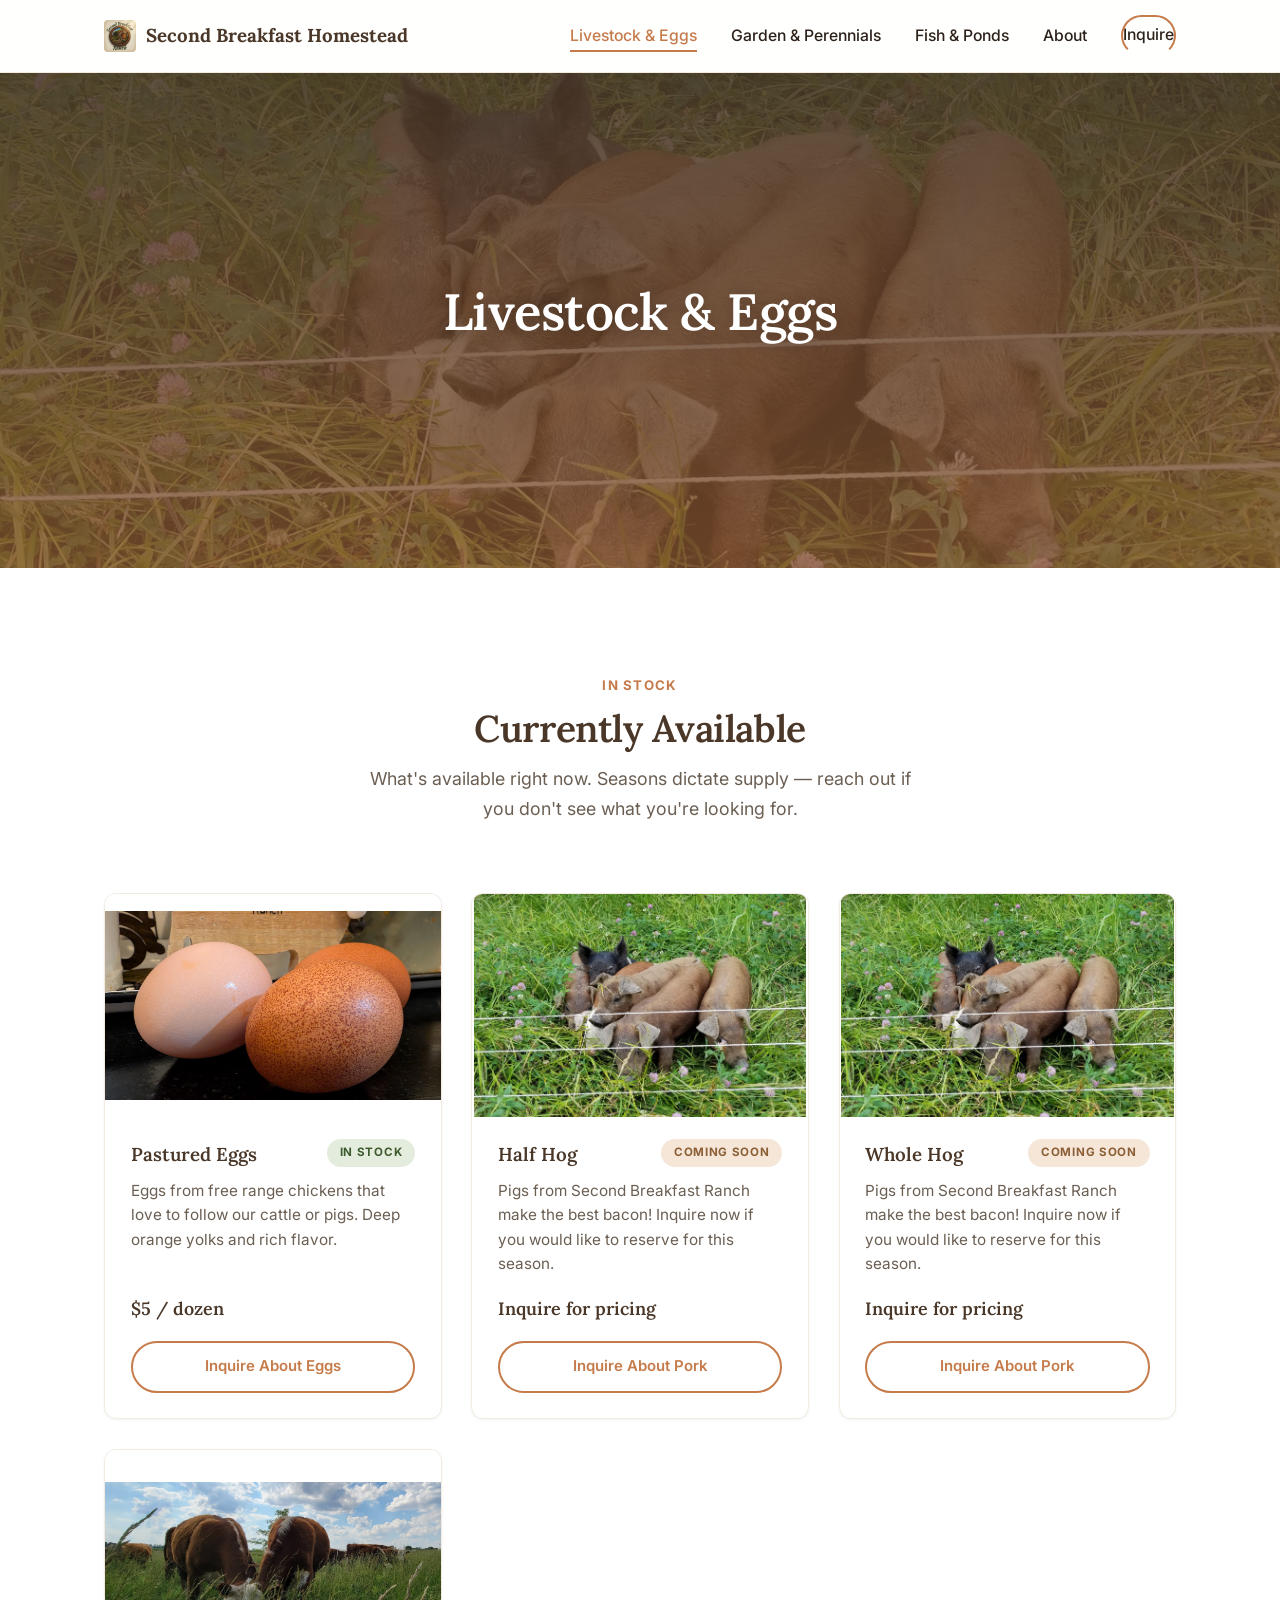
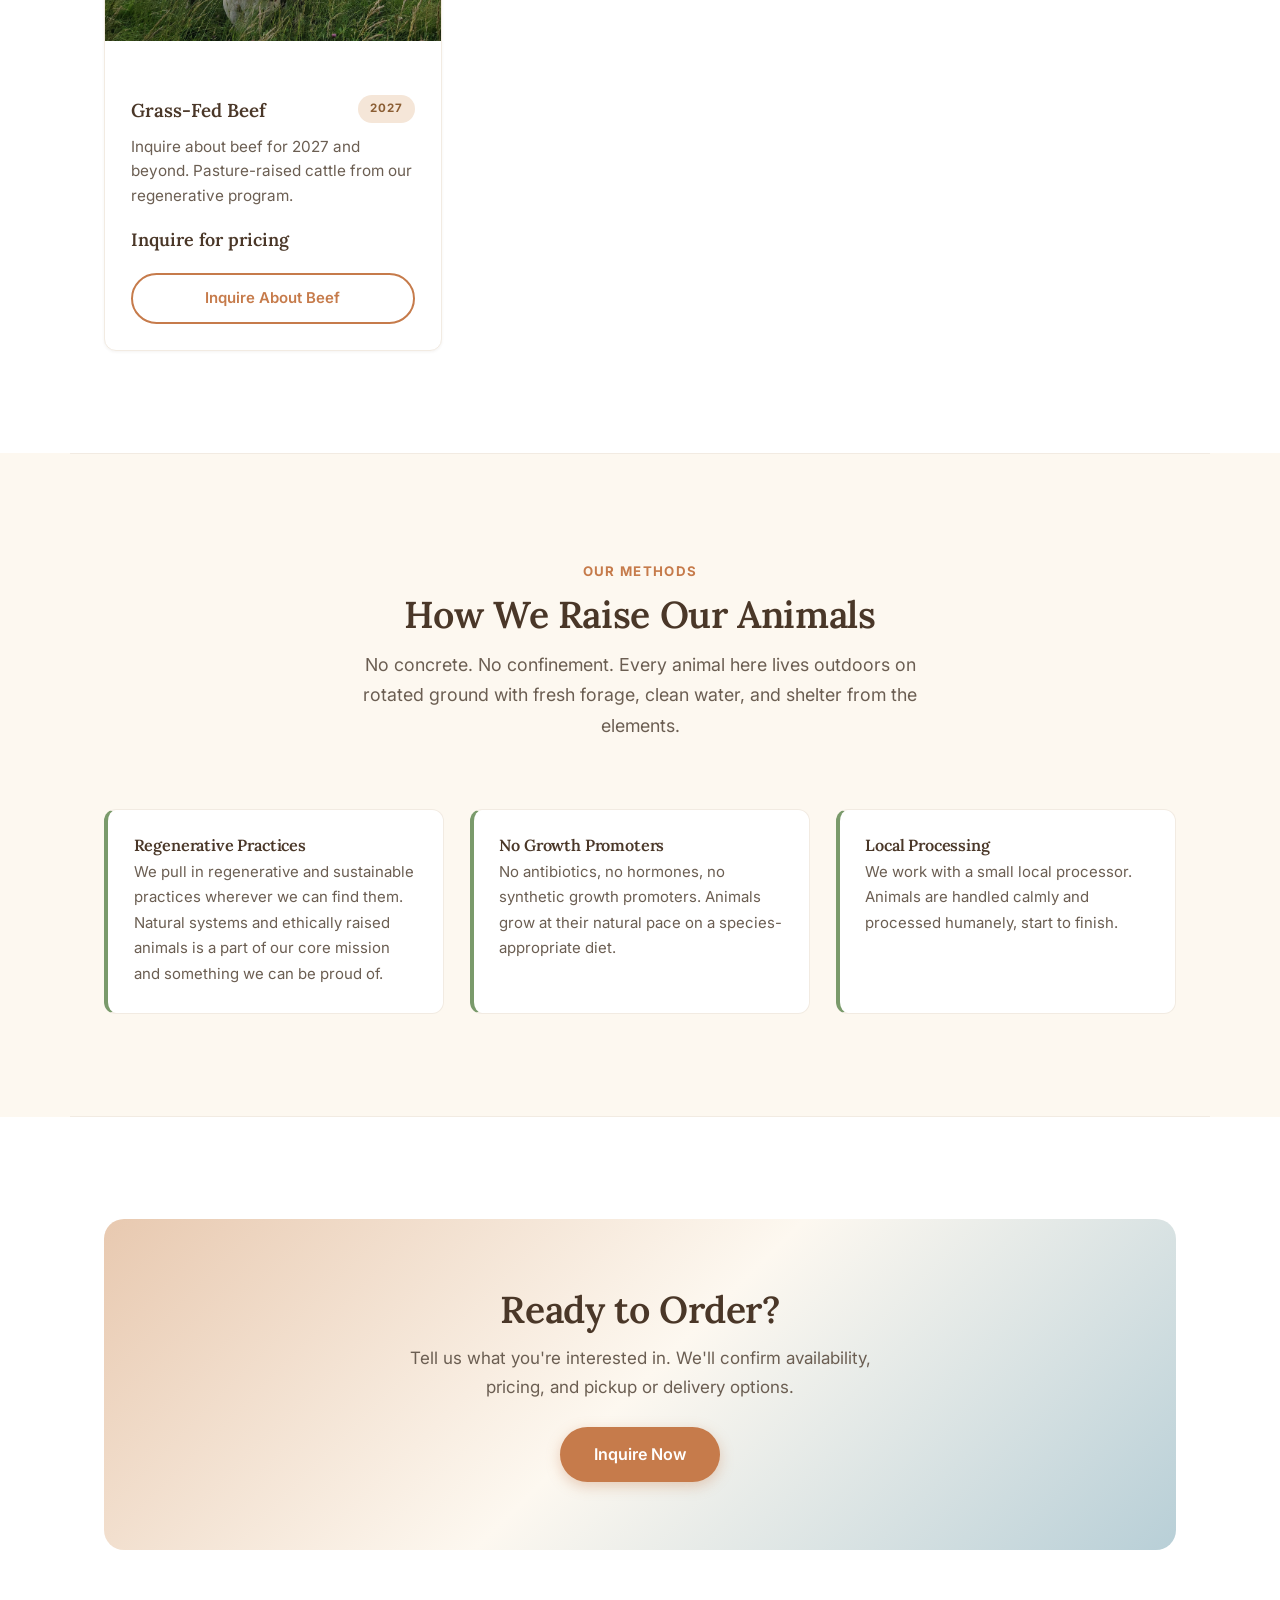
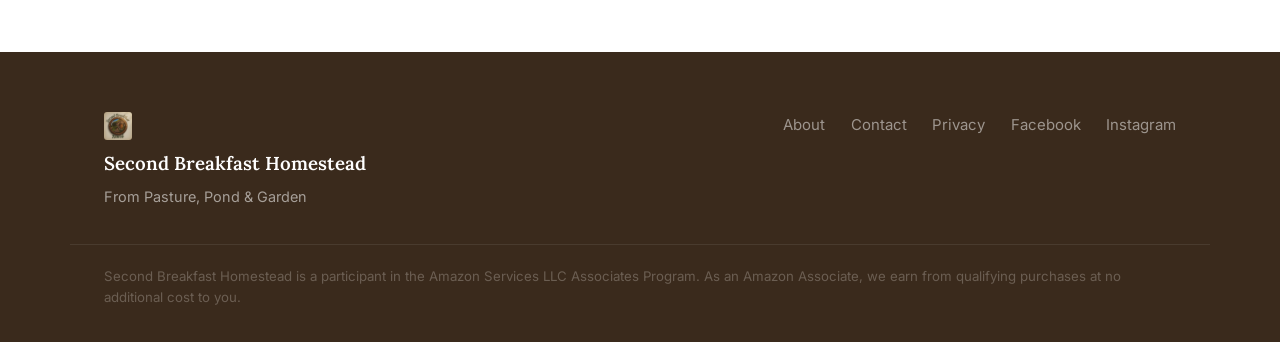
<file: livestock-eggs.html>
<!DOCTYPE html>
<html lang="en">
<head>
  <meta charset="UTF-8">
  <meta name="viewport" content="width=device-width, initial-scale=1.0">
  <title>Livestock &amp; Eggs — Second Breakfast Homestead</title>
  <meta name="description" content="Pasture-raised pork and eggs from Second Breakfast Homestead. Forest-fed heritage breeds on rotated pasture.">
  <link rel="preconnect" href="https://fonts.googleapis.com">
  <link rel="preconnect" href="https://fonts.gstatic.com" crossorigin>
  <link href="https://fonts.googleapis.com/css2?family=Inter:wght@400;500;600;700&family=Lora:ital,wght@0,500;0,600;0,700;1,500&display=swap" rel="stylesheet">
  <link rel="stylesheet" href="assets/css/style.css">
  <link rel="icon" type="image/svg+xml" href="data:image/svg+xml,<svg xmlns='http://www.w3.org/2000/svg' viewBox='0 0 100 100'><text y='.9em' font-size='90'>🌱</text></svg>">

  <meta property="og:title" content="Livestock &amp; Eggs — Second Breakfast Homestead">
  <meta property="og:description" content="Pasture-raised pork and eggs from our working homestead.">
  <meta property="og:type" content="website">
  <meta property="og:url" content="https://secondbreakfasthomestead.com/livestock-eggs.html">
  <meta property="og:image" content="https://secondbreakfasthomestead.com/assets/images/pork.jpg">

  <script type="application/ld+json">
  {
    "@context": "https://schema.org",
    "@type": "WebPage",
    "name": "Livestock &amp; Eggs — Second Breakfast Homestead",
    "url": "https://secondbreakfasthomestead.com/livestock-eggs.html",
    "isPartOf": {"@type": "WebSite", "name": "Second Breakfast Homestead", "url": "https://secondbreakfasthomestead.com"}
  }
  </script>
</head>
<body>

<nav class="site-nav">
  <div class="nav-inner">
    <a href="/" class="nav-brand"><img class="nav-logo" src="assets/images/logo.jpg" alt="Second Breakfast Homestead" width="32" height="32">Second Breakfast Homestead</a>
    <ul class="nav-links">
      <li><a href="livestock-eggs.html" class="active">Livestock &amp; Eggs</a></li>
      <li><a href="garden-perennials.html">Garden &amp; Perennials</a></li>
      <li><a href="fish-ponds.html">Fish &amp; Ponds</a></li>
      <li><a href="about.html">About</a></li>
      <li><a href="contact.html" class="btn btn-outline btn-sm">Inquire</a></li>
    </ul>
  </div>
</nav>

<header class="pillar-hero pillar-hero-livestock">
  <img class="pillar-hero-bg" src="assets/images/pork.jpg" alt="" loading="eager">
  <div class="pillar-hero-overlay"></div>
  <div class="pillar-hero-content">
    <h1>Livestock &amp; Eggs</h1>
  </div>
</header>

<main>

  <section class="section section-alt">
    <div class="container">
      <div class="section-header">
        <span class="section-label">In Stock</span>
        <h2>Currently Available</h2>
        <p>What's available right now. Seasons dictate supply — reach out if you don't see what you're looking for.</p>
      </div>

      <div class="availability-grid">
        <div class="product-card">
          <img class="product-card-img" src="assets/images/eggs-livestock.png" alt="Pastured eggs" loading="lazy">
          <div class="product-card-body">
            <div class="product-header">
              <span class="product-name">Pastured Eggs</span>
              <span class="product-badge badge-in-stock">In Stock</span>
            </div>
            <p class="product-desc">Eggs from free range chickens that love to follow our cattle or pigs. Deep orange yolks and rich flavor.</p>
            <div class="product-price">$5 / dozen</div>
            <a href="contact.html?item=Pastured%20Eggs" class="btn-inquire">Inquire About Eggs</a>
          </div>
        </div>

        <div class="product-card">
          <img class="product-card-img" src="assets/images/pork.jpg" alt="Pastured pigs" loading="lazy">
          <div class="product-card-body">
            <div class="product-header">
              <span class="product-name">Half Hog</span>
              <span class="product-badge badge-coming-soon">Coming Soon</span>
            </div>
            <p class="product-desc">Pigs from Second Breakfast Ranch make the best bacon! Inquire now if you would like to reserve for this season.</p>
            <div class="product-price">Inquire for pricing</div>
            <a href="contact.html?item=Half%20Hog" class="btn-inquire">Inquire About Pork</a>
          </div>
        </div>

        <div class="product-card">
          <img class="product-card-img" src="assets/images/pork.jpg" alt="Pastured pigs" loading="lazy">
          <div class="product-card-body">
            <div class="product-header">
              <span class="product-name">Whole Hog</span>
              <span class="product-badge badge-coming-soon">Coming Soon</span>
            </div>
            <p class="product-desc">Pigs from Second Breakfast Ranch make the best bacon! Inquire now if you would like to reserve for this season.</p>
            <div class="product-price">Inquire for pricing</div>
            <a href="contact.html?item=Whole%20Hog" class="btn-inquire">Inquire About Pork</a>
          </div>
        </div>

        <div class="product-card">
          <img class="product-card-img" src="assets/images/cattle.jpg" alt="Cattle on pasture" loading="lazy">
          <div class="product-card-body">
            <div class="product-header">
              <span class="product-name">Grass-Fed Beef</span>
              <span class="product-badge badge-coming-soon">2027</span>
            </div>
            <p class="product-desc">Inquire about beef for 2027 and beyond. Pasture-raised cattle from our regenerative program.</p>
            <div class="product-price">Inquire for pricing</div>
            <a href="contact.html?item=Beef" class="btn-inquire">Inquire About Beef</a>
          </div>
        </div>
      </div>
    </div>
  </section>

  <hr class="section-divider">

  <section class="section">
    <div class="container">
      <div class="section-header">
        <span class="section-label">Our Methods</span>
        <h2>How We Raise Our Animals</h2>
        <p>No concrete. No confinement. Every animal here lives outdoors on rotated ground with fresh forage, clean water, and shelter from the elements.</p>
      </div>

      <div class="method-list">
        <div class="method-item">
          <h4>Regenerative Practices</h4>
          <p>We pull in regenerative and sustainable practices wherever we can find them. Natural systems and ethically raised animals is a part of our core mission and something we can be proud of.</p>
        </div>
        <div class="method-item">
          <h4>No Growth Promoters</h4>
          <p>No antibiotics, no hormones, no synthetic growth promoters. Animals grow at their natural pace on a species-appropriate diet.</p>
        </div>
        <div class="method-item">
          <h4>Local Processing</h4>
          <p>We work with a small local processor. Animals are handled calmly and processed humanely, start to finish.</p>
        </div>
      </div>
    </div>
  </section>

  <hr class="section-divider">

  <section class="section section-alt">
    <div class="container">
      <div class="cta-banner">
        <h2>Ready to Order?</h2>
        <p>Tell us what you're interested in. We'll confirm availability, pricing, and pickup or delivery options.</p>
        <a href="contact.html" class="btn btn-primary">Inquire Now</a>
      </div>
    </div>
  </section>

</main>

<footer class="site-footer">
  <div class="footer-inner">
    <div>
      <img class="footer-logo" src="assets/images/logo.jpg" alt="Second Breakfast Homestead" width="28" height="28">
      <div class="footer-brand">Second Breakfast Homestead</div>
      <div style="font-size:0.85rem; margin-top:0.2rem;">From Pasture, Pond &amp; Garden</div>
    </div>
    <ul class="footer-links">
      <li><a href="about.html">About</a></li>
      <li><a href="contact.html">Contact</a></li>
      <li><a href="privacy.html">Privacy</a></li>
      <li><a href="https://www.facebook.com/SecondBreakfastRanch/" rel="noopener" target="_blank">Facebook</a></li>
      <li><a href="https://www.instagram.com/secondbreakfasthomestead" rel="noopener" target="_blank">Instagram</a></li>
    </ul>
  </div>
  <div class="footer-disclosure">
    <p>Second Breakfast Homestead is a participant in the Amazon Services LLC Associates Program. As an Amazon Associate, we earn from qualifying purchases at no additional cost to you.</p>
  </div>
</footer>

</body>
</html>
</file>
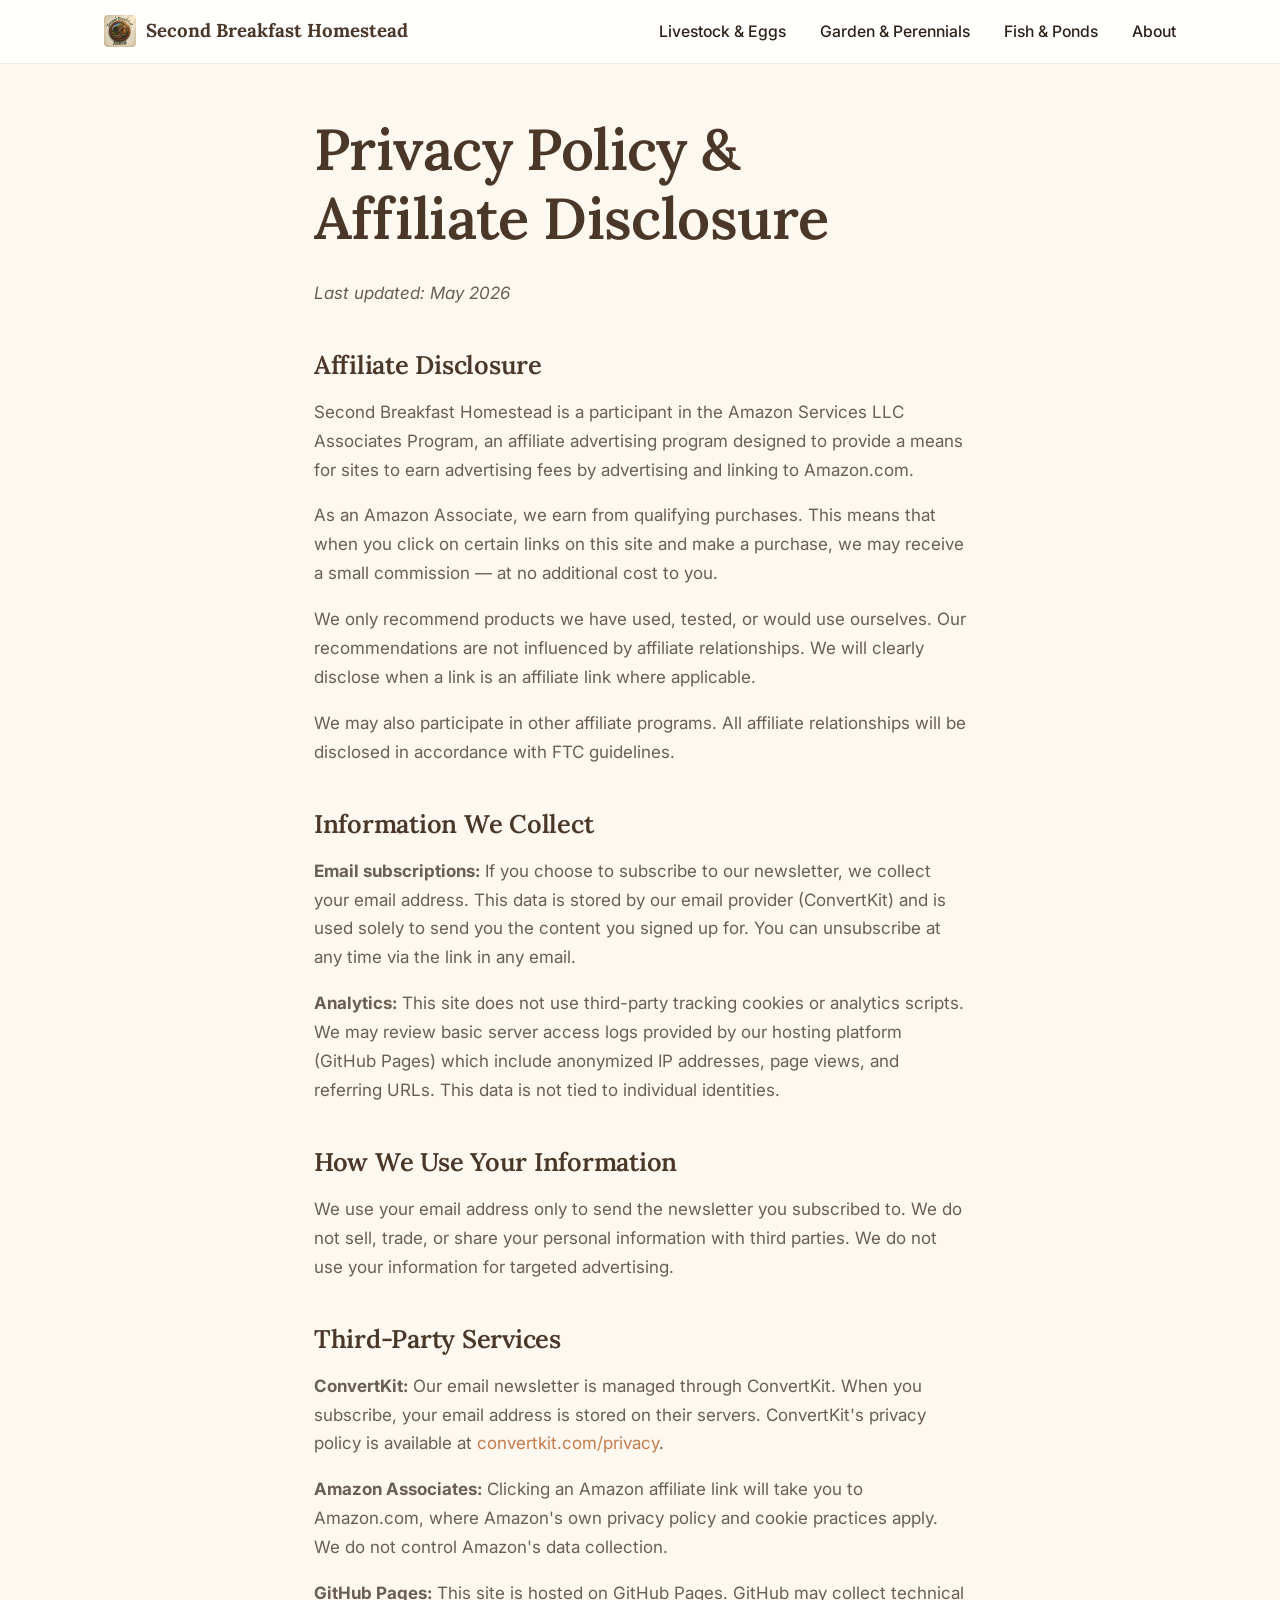
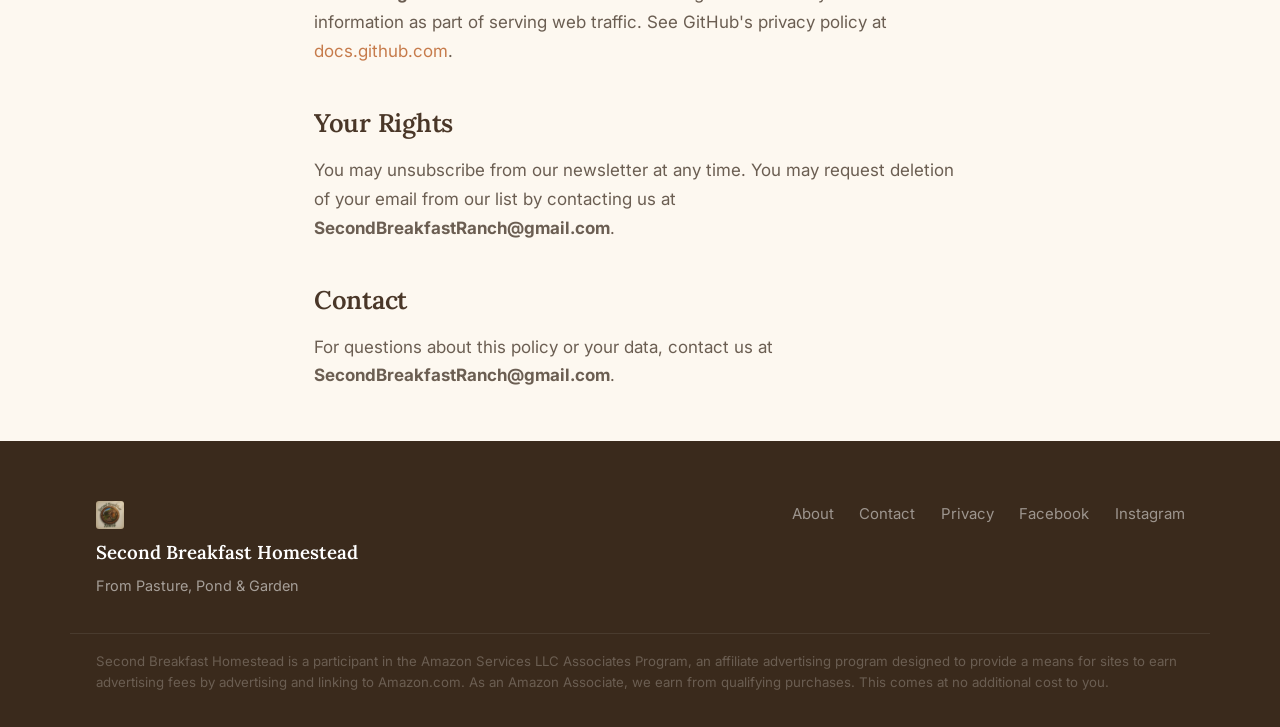
<file: privacy.html>
<!DOCTYPE html>
<html lang="en">
<head>
  <meta charset="UTF-8">
  <meta name="viewport" content="width=device-width, initial-scale=1.0">
  <title>Privacy Policy &amp; Disclosure — Second Breakfast Homestead</title>
  <meta name="description" content="Privacy policy and affiliate disclosure for Second Breakfast Homestead.">
  <meta name="robots" content="noindex">
  <link rel="preconnect" href="https://fonts.googleapis.com">
  <link rel="preconnect" href="https://fonts.gstatic.com" crossorigin>
  <link href="https://fonts.googleapis.com/css2?family=Inter:wght@400;500;600;700&family=Lora:ital,wght@0,500;0,600;0,700;1,500&display=swap" rel="stylesheet">
  <link rel="stylesheet" href="assets/css/style.css">
  <link rel="icon" type="image/svg+xml" href="data:image/svg+xml,<svg xmlns='http://www.w3.org/2000/svg' viewBox='0 0 100 100'><text y='.9em' font-size='90'>🌱</text></svg>">
</head>
<body>

<nav class="site-nav">
  <div class="nav-inner">
    <a href="/" class="nav-brand"><img class="nav-logo" src="assets/images/logo.jpg" alt="Second Breakfast Homestead" width="32" height="32">Second Breakfast Homestead</a>
    <ul class="nav-links">
      <li><a href="livestock-eggs.html">Livestock &amp; Eggs</a></li>
      <li><a href="garden-perennials.html">Garden &amp; Perennials</a></li>
      <li><a href="fish-ponds.html">Fish &amp; Ponds</a></li>
      <li><a href="about.html">About</a></li>
    </ul>
  </div>
</nav>

<main class="page-content">
  <h1>Privacy Policy &amp; Affiliate Disclosure</h1>

  <p><em>Last updated: May 2026</em></p>

  <h2>Affiliate Disclosure</h2>

  <p>Second Breakfast Homestead is a participant in the Amazon Services LLC
  Associates Program, an affiliate advertising program designed to provide a means
  for sites to earn advertising fees by advertising and linking to Amazon.com.</p>

  <p>As an Amazon Associate, we earn from qualifying purchases. This means that
  when you click on certain links on this site and make a purchase, we may receive
  a small commission &mdash; at no additional cost to you.</p>

  <p>We only recommend products we have used, tested, or would use ourselves.
  Our recommendations are not influenced by affiliate relationships. We will
  clearly disclose when a link is an affiliate link where applicable.</p>

  <p>We may also participate in other affiliate programs. All affiliate
  relationships will be disclosed in accordance with FTC guidelines.</p>

  <h2>Information We Collect</h2>

  <p><strong>Email subscriptions:</strong> If you choose to subscribe to our
  newsletter, we collect your email address. This data is stored by our email
  provider (ConvertKit) and is used solely to send you the content you signed
  up for. You can unsubscribe at any time via the link in any email.</p>

  <p><strong>Analytics:</strong> This site does not use third-party tracking
  cookies or analytics scripts. We may review basic server access logs provided
  by our hosting platform (GitHub Pages) which include anonymized IP addresses,
  page views, and referring URLs. This data is not tied to individual identities.</p>

  <h2>How We Use Your Information</h2>

  <p>We use your email address only to send the newsletter you subscribed to.
  We do not sell, trade, or share your personal information with third parties.
  We do not use your information for targeted advertising.</p>

  <h2>Third-Party Services</h2>

  <p><strong>ConvertKit:</strong> Our email newsletter is managed through ConvertKit.
  When you subscribe, your email address is stored on their servers. ConvertKit's
  privacy policy is available at
  <a href="https://convertkit.com/privacy" rel="noopener" target="_blank">convertkit.com/privacy</a>.</p>

  <p><strong>Amazon Associates:</strong> Clicking an Amazon affiliate link will
  take you to Amazon.com, where Amazon's own privacy policy and cookie practices
  apply. We do not control Amazon's data collection.</p>

  <p><strong>GitHub Pages:</strong> This site is hosted on GitHub Pages.
  GitHub may collect technical information as part of serving web traffic.
  See GitHub's privacy policy at
  <a href="https://docs.github.com/en/site-policy/privacy-policies/github-privacy-statement" rel="noopener" target="_blank">docs.github.com</a>.</p>

  <h2>Your Rights</h2>

  <p>You may unsubscribe from our newsletter at any time. You may request
  deletion of your email from our list by contacting us at
  <strong>SecondBreakfastRanch@gmail.com</strong>.</p>

  <h2>Contact</h2>

  <p>For questions about this policy or your data, contact us at
  <strong>SecondBreakfastRanch@gmail.com</strong>.</p>
</main>

<footer class="site-footer">
  <div class="footer-inner" style="max-width: var(--max-width); margin: 0 auto; padding: 0 1.5rem; display: flex; justify-content: space-between; flex-wrap: wrap; gap: 2rem;">
    <div>
      <img class="footer-logo" src="assets/images/logo.jpg" alt="Second Breakfast Homestead" width="28" height="28">
      <div class="footer-brand">Second Breakfast Homestead</div>
      <div style="font-size: 0.85rem; margin-top: 0.2rem;">From Pasture, Pond &amp; Garden</div>
    </div>
    <ul class="footer-links">
      <li><a href="about.html">About</a></li>
      <li><a href="contact.html">Contact</a></li>
      <li><a href="privacy.html">Privacy</a></li>
      <li><a href="https://www.facebook.com/SecondBreakfastRanch/" rel="noopener" target="_blank">Facebook</a></li>
      <li><a href="https://www.instagram.com/secondbreakfasthomestead" rel="noopener" target="_blank">Instagram</a></li>
    </ul>
  </div>
  <div class="footer-disclosure" style="max-width: var(--max-width); margin: 2rem auto 0; padding: 1rem 1.5rem 0;">
    <p>Second Breakfast Homestead is a participant in the Amazon Services LLC Associates Program, an affiliate advertising program designed to provide a means for sites to earn advertising fees by advertising and linking to Amazon.com. As an Amazon Associate, we earn from qualifying purchases. This comes at no additional cost to you.</p>
  </div>
</footer>

</body>
</html>
</file>
<file: assets/css/style.css>
/* ========================================
   Second Breakfast Homestead — Main Stylesheet v2
   From Pasture, Pond & Garden
   Modern, clean, grounded.
   ======================================== */

:root {
  /* Core palette */
  --color-primary: #C67B4B;
  --color-primary-dark: #A86235;
  --color-primary-light: #E8C9B0;
  --color-secondary: #7A9A6B;
  --color-secondary-dark: #5F7A52;
  --color-secondary-light: #C5D9B8;
  --color-dark: #4A3728;
  --color-dark-soft: #3A2A1C;
  --color-light: #FDF8F0;
  --color-accent: #6B8E9B;
  --color-accent-dark: #52717C;
  --color-accent-light: #B8CFD7;

  /* Derived */
  --color-text: #2D2219;
  --color-text-light: #6B5E52;
  --color-text-muted: #9B8E82;
  --color-border: #E8DDD0;
  --color-border-light: #F2EBE2;
  --color-card-bg: #FFFFFF;

  /* Typography */
  --font-heading: 'Lora', 'Merriweather', Georgia, serif;
  --font-body: 'Inter', 'Source Sans 3', -apple-system, sans-serif;

  /* Spacing */
  --max-width: 1140px;
  --section-gap: 6rem;

  /* Shadows */
  --shadow-sm: 0 1px 3px rgba(74, 55, 40, 0.06);
  --shadow-md: 0 4px 16px rgba(74, 55, 40, 0.08);
  --shadow-lg: 0 12px 40px rgba(74, 55, 40, 0.12);
  --shadow-xl: 0 20px 60px rgba(74, 55, 40, 0.15);

  /* Radius */
  --radius-sm: 6px;
  --radius-md: 12px;
  --radius-lg: 20px;

  /* Transitions */
  --transition: 0.25s ease;
  --transition-slow: 0.35s ease;
}

/* ========================================
   Reset & Base
   ======================================== */
*, *::before, *::after {
  box-sizing: border-box;
  margin: 0;
  padding: 0;
}

html {
  font-size: 17px;
  scroll-behavior: smooth;
}

body {
  font-family: var(--font-body);
  color: var(--color-text);
  background: var(--color-light);
  line-height: 1.7;
  -webkit-font-smoothing: antialiased;
}

img {
  max-width: 100%;
  height: auto;
  display: block;
}

/* ========================================
   Typography Scale
   ======================================== */
h1, h2, h3, h4, h5 {
  font-family: var(--font-heading);
  font-weight: 600;
  line-height: 1.2;
  color: var(--color-dark);
  letter-spacing: -0.01em;
}

h1 { font-size: clamp(2.2rem, 5vw, 3.4rem); }
h2 { font-size: clamp(1.6rem, 3vw, 2.2rem); }
h3 { font-size: 1.3rem; }
h4 { font-size: 1.05rem; }

p {
  margin-bottom: 1rem;
  color: var(--color-text-light);
}
p:last-child { margin-bottom: 0; }

a {
  color: var(--color-primary);
  text-decoration: none;
  transition: color var(--transition);
}
a:hover { color: var(--color-primary-dark); }

/* ========================================
   Layout Utilities
   ======================================== */
.container {
  max-width: var(--max-width);
  margin: 0 auto;
  padding: 0 2rem;
}

.section {
  padding: var(--section-gap) 0;
}

.section-sm {
  padding: 3.5rem 0;
}

.section-alt {
  background: #FFF;
}

.section-header {
  text-align: center;
  margin-bottom: 4rem;
}

.section-header h2 {
  margin-bottom: 0.75rem;
}

.section-header p {
  color: var(--color-text-light);
  max-width: 560px;
  margin: 0 auto;
  font-size: 1.05rem;
}

.section-label {
  display: inline-block;
  font-family: var(--font-body);
  font-size: 0.78rem;
  font-weight: 700;
  text-transform: uppercase;
  letter-spacing: 0.1em;
  color: var(--color-primary);
  margin-bottom: 0.6rem;
}

/* ========================================
   Navigation
   ======================================== */
.site-nav {
  background: rgba(255, 255, 255, 0.92);
  backdrop-filter: blur(12px);
  -webkit-backdrop-filter: blur(12px);
  border-bottom: 1px solid var(--color-border-light);
  padding: 0.9rem 0;
  position: sticky;
  top: 0;
  z-index: 100;
}

.nav-inner {
  display: flex;
  align-items: center;
  justify-content: space-between;
  max-width: var(--max-width);
  margin: 0 auto;
  padding: 0 2rem;
}

.nav-brand {
  font-family: var(--font-heading);
  font-size: 1.1rem;
  font-weight: 700;
  color: var(--color-dark);
  text-decoration: none;
  display: flex;
  align-items: center;
  gap: 0.6rem;
}
.nav-brand:hover { color: var(--color-primary); }

.nav-logo {
  height: 32px;
  width: auto;
  border-radius: 4px;
}

.nav-links {
  display: flex;
  align-items: center;
  gap: 2rem;
  list-style: none;
}

.nav-links a {
  color: var(--color-text);
  font-size: 0.93rem;
  font-weight: 500;
  padding: 0.3rem 0;
  border-bottom: 2px solid transparent;
  transition: border-color var(--transition), color var(--transition);
}
.nav-links a:hover,
.nav-links a.active {
  color: var(--color-primary);
  border-bottom-color: var(--color-primary);
}

/* ========================================
   Buttons
   ======================================== */
.btn {
  display: inline-flex;
  align-items: center;
  gap: 0.4rem;
  padding: 0.8rem 2rem;
  font-family: var(--font-body);
  font-size: 0.95rem;
  font-weight: 600;
  border: none;
  border-radius: 50px;
  cursor: pointer;
  text-decoration: none;
  transition: all var(--transition);
  white-space: nowrap;
}

.btn-primary {
  background: var(--color-primary);
  color: #FFF;
  box-shadow: 0 4px 14px rgba(198, 123, 75, 0.35);
}
.btn-primary:hover {
  background: var(--color-primary-dark);
  color: #FFF;
  box-shadow: 0 6px 20px rgba(198, 123, 75, 0.45);
  transform: translateY(-2px);
}

.btn-outline {
  background: transparent;
  border: 2px solid var(--color-primary);
  color: var(--color-primary);
}
.btn-outline:hover {
  background: var(--color-primary);
  color: #FFF;
  transform: translateY(-2px);
}

.btn-white {
  background: #FFF;
  color: var(--color-dark);
  box-shadow: var(--shadow-md);
}
.btn-white:hover {
  box-shadow: var(--shadow-lg);
  transform: translateY(-2px);
}

.btn-sm {
  padding: 0.55rem 1.3rem;
  font-size: 0.85rem;
}

/* ========================================
   Top Block — dark pastoral backdrop
   ======================================== */
.top-block {
  background:
    linear-gradient(rgba(30, 22, 14, 0.72), rgba(36, 26, 16, 0.58)),
    url('../images/pasture-bg.jpg') center/cover no-repeat;
  background-color: var(--color-dark);
}

/* ========================================
   Compact Header
   ======================================== */
.hero-mini {
  text-align: center;
  padding: 1.5rem 1.5rem 1.25rem;
  background: none;
  border-bottom: 1px solid rgba(255,255,255,0.08);
}

.hero-mini-title {
  font-family: var(--font-heading);
  font-size: 1.15rem;
  font-weight: 700;
  color: #FFF;
  line-height: 1.2;
  margin: 0;
  text-shadow: 0 1px 4px rgba(0,0,0,0.3);
}

/* ========================================
   Map Hero
   ======================================== */
.map-hero {
  padding: 1.5rem 0 2rem;
  background: none;
}

.map-instruction {
  text-align: center;
  font-size: 0.8rem;
  color: rgba(255,255,255,0.4);
  margin-top: 0.75rem;
  padding: 0 1.5rem;
}

/* ========================================
   Pillar Section
   ======================================== */
.pillars-grid {
  display: grid;
  grid-template-columns: repeat(3, 1fr);
  gap: 2rem;
  align-items: stretch;
}

.pillar-card {
  background: var(--color-card-bg);
  border-radius: var(--radius-md);
  overflow: hidden;
  box-shadow: var(--shadow-sm);
  transition: transform var(--transition-slow), box-shadow var(--transition-slow);
  border: 1px solid var(--color-border-light);
  display: flex;
  flex-direction: column;
  height: 100%;
}

.pillar-card:hover {
  transform: translateY(-6px);
  box-shadow: var(--shadow-lg);
}

.pillar-card-img {
  width: 100%;
  aspect-ratio: 3 / 2;
  object-fit: cover;
}

.pillar-card-body {
  padding: 1.5rem 1.5rem 1.75rem;
  display: flex;
  flex-direction: column;
  flex: 1;
}

.pillar-card-body h3 {
  font-size: 1.25rem;
  margin-bottom: 0.5rem;
}

.pillar-card-body p {
  color: var(--color-text-light);
  font-size: 0.93rem;
  margin-bottom: 1.25rem;
  line-height: 1.6;
  flex: 1;
}

.pillar-link {
  display: inline-flex;
  align-items: center;
  gap: 0.4rem;
  font-weight: 600;
  font-size: 0.9rem;
  color: var(--color-primary);
  transition: gap var(--transition);
}
.pillar-link:hover { gap: 0.6rem; }
.pillar-link::after {
  content: "→";
  transition: transform var(--transition);
}

/* ========================================
   Availability Section
   ======================================== */
.availability-grid {
  display: grid;
  grid-template-columns: repeat(3, 1fr);
  gap: 1.75rem;
  align-items: stretch;
}

.product-card {
  background: #FFF;
  border: 1px solid var(--color-border-light);
  border-radius: var(--radius-md);
  overflow: hidden;
  box-shadow: var(--shadow-sm);
  display: flex;
  flex-direction: column;
  height: 100%;
  transition: transform var(--transition-slow), box-shadow var(--transition-slow);
}
.product-card:hover {
  transform: translateY(-4px);
  box-shadow: var(--shadow-md);
}

.product-card-img {
  width: 100%;
  aspect-ratio: 3 / 2;
  object-fit: contain;
  background: #FFF;
}

/* Product card image slider */
.product-card-slider {
  position: relative;
  aspect-ratio: 3 / 2;
  overflow: hidden;
  background: #FFF;
}

.product-card-slider .product-card-img {
  position: absolute;
  inset: 0;
  width: 100%;
  height: 100%;
  object-fit: contain;
  opacity: 0;
  transition: opacity 0.3s ease;
  pointer-events: none;
}

.product-card-slider .product-card-img.active {
  opacity: 1;
  pointer-events: auto;
}

.slider-arrow {
  position: absolute;
  top: 50%;
  transform: translateY(-50%);
  background: rgba(255,255,255,0.9);
  border: 1px solid var(--color-border);
  border-radius: 50%;
  width: 30px;
  height: 30px;
  font-size: 1.1rem;
  line-height: 1;
  cursor: pointer;
  z-index: 2;
  display: flex;
  align-items: center;
  justify-content: center;
  color: var(--color-dark);
  opacity: 0;
  transition: opacity 0.2s;
  padding: 0;
}

.product-card-slider:hover .slider-arrow,
.product-card-slider:focus-within .slider-arrow {
  opacity: 1;
}

.slider-prev { left: 6px; }
.slider-next { right: 6px; }

.slider-dots {
  position: absolute;
  bottom: 6px;
  left: 50%;
  transform: translateX(-50%);
  display: flex;
  gap: 5px;
  z-index: 2;
}

.slider-dot {
  width: 6px;
  height: 6px;
  border-radius: 50%;
  background: rgba(255,255,255,0.6);
  border: 1px solid var(--color-border);
  cursor: pointer;
  transition: background 0.2s, border-color 0.2s;
  padding: 0;
}

.slider-dot.active {
  background: var(--color-primary);
  border-color: var(--color-primary);
}

.product-card-body {
  padding: 1.25rem 1.5rem 1.5rem;
  display: flex;
  flex-direction: column;
  flex: 1;
}

.product-header {
  display: flex;
  justify-content: space-between;
  align-items: flex-start;
  gap: 0.75rem;
  margin-bottom: 0.5rem;
}

.product-name {
  font-family: var(--font-heading);
  font-size: 1.1rem;
  font-weight: 600;
  color: var(--color-dark);
}

.product-badge {
  font-size: 0.68rem;
  font-weight: 700;
  padding: 0.25rem 0.75rem;
  border-radius: 50px;
  text-transform: uppercase;
  letter-spacing: 0.06em;
  white-space: nowrap;
  flex-shrink: 0;
}

.badge-in-stock  { background: #E4EDDD; color: #3D5A2E; }
.badge-coming-soon { background: #F5E6D8; color: #8B5E34; }
.badge-seasonal  { background: #DDE8EC; color: #3D5A6E; }
.badge-inquiry   { background: #F0EDE8; color: #6B5E52; }

.product-desc {
  color: var(--color-text-light);
  font-size: 0.9rem;
  line-height: 1.6;
  flex: 1;
  margin-bottom: 1rem;
}

.product-price {
  font-family: var(--font-heading);
  font-size: 1.05rem;
  font-weight: 600;
  color: var(--color-dark);
  margin-bottom: 1rem;
}

.btn-inquire {
  display: inline-flex;
  align-items: center;
  justify-content: center;
  gap: 0.4rem;
  width: 100%;
  padding: 0.65rem 0;
  text-align: center;
  font-family: var(--font-body);
  font-size: 0.88rem;
  font-weight: 600;
  color: var(--color-primary);
  background: transparent;
  border: 2px solid var(--color-primary);
  border-radius: 50px;
  cursor: pointer;
  text-decoration: none;
  transition: all var(--transition);
}
.btn-inquire:hover {
  background: var(--color-primary);
  color: #FFF;
  transform: translateY(-1px);
  box-shadow: 0 4px 12px rgba(198, 123, 75, 0.25);
}

/* ========================================
   Values Section
   ======================================== */
.values-grid {
  display: grid;
  grid-template-columns: repeat(2, 1fr);
  gap: 1.5rem;
  grid-auto-rows: 1fr;
}

.value-card {
  padding: 2rem;
  background: #FFF;
  border: 1px solid var(--color-border-light);
  border-radius: var(--radius-md);
  border-left: 4px solid var(--color-secondary);
  transition: box-shadow var(--transition);
  height: 100%;
  display: flex;
  flex-direction: column;
}
.value-card:hover {
  box-shadow: var(--shadow-sm);
}

.value-card h4 {
  font-size: 1rem;
  margin-bottom: 0.4rem;
  color: var(--color-dark);
}

.value-card p {
  color: var(--color-text-light);
  font-size: 0.9rem;
}

/* ========================================
   Newsletter Block
   ======================================== */
.newsletter-block {
  text-align: center;
  padding: 3rem 2rem;
  background: var(--color-dark);
  color: rgba(255,255,255,0.7);
  border-radius: var(--radius-lg);
  max-width: 640px;
  margin: 0 auto;
}

.newsletter-block h3 {
  color: #FFF;
  font-size: 1.5rem;
  margin-bottom: 0.5rem;
}

.newsletter-block p {
  color: rgba(255,255,255,0.6);
  margin-bottom: 1.5rem;
}

.formkit-form {
  display: flex;
  gap: 0.5rem;
  justify-content: center;
  flex-wrap: wrap;
}

.formkit-input {
  padding: 0.8rem 1.2rem;
  border: 1px solid rgba(255,255,255,0.15);
  border-radius: 50px;
  background: rgba(255,255,255,0.08);
  color: #FFF;
  font-size: 0.93rem;
  min-width: 240px;
  font-family: var(--font-body);
  transition: border-color var(--transition);
}
.formkit-input::placeholder { color: rgba(255,255,255,0.35); }
.formkit-input:focus {
  outline: none;
  border-color: var(--color-primary);
}

.formkit-submit {
  padding: 0.8rem 1.8rem;
  background: var(--color-primary);
  color: #FFF;
  border: none;
  border-radius: 50px;
  font-weight: 600;
  font-size: 0.93rem;
  cursor: pointer;
  transition: all var(--transition);
  font-family: var(--font-body);
}
.formkit-submit:hover {
  background: var(--color-primary-dark);
  box-shadow: 0 4px 14px rgba(198, 123, 75, 0.4);
}

/* ========================================
   Availability CTA
   ======================================== */
.availability-cta {
  text-align: center;
  margin-top: 2.5rem;
}

/* ========================================
   CTA Banner
   ======================================== */
.cta-banner {
  text-align: center;
  padding: 4rem 2rem;
  background: linear-gradient(135deg, var(--color-primary-light) 0%, #FDF8F0 50%, var(--color-accent-light) 100%);
  border-radius: var(--radius-lg);
  max-width: var(--max-width);
  margin: 0 auto;
}

.cta-banner h2 {
  margin-bottom: 0.75rem;
}

.cta-banner p {
  color: var(--color-text-light);
  max-width: 480px;
  margin: 0 auto 1.5rem;
}

/* ========================================
   Section Divider
   ======================================== */
.section-divider {
  max-width: var(--max-width);
  margin: 0 auto;
  border: none;
  border-top: 1px solid var(--color-border-light);
}

/* ========================================
   Pillar Page Hero
   ======================================== */
.pillar-hero {
  position: relative;
  min-height: 55vh;
  display: flex;
  align-items: center;
  justify-content: center;
  text-align: center;
  overflow: hidden;
  background: var(--color-dark);
}

.pillar-hero-bg {
  position: absolute;
  inset: 0;
  width: 100%;
  height: 100%;
  object-fit: cover;
  opacity: 0.45;
}

.pillar-hero-overlay {
  position: absolute;
  inset: 0;
  background: linear-gradient(180deg, rgba(58,42,28,0.65) 0%, rgba(58,42,28,0.5) 100%);
}

.pillar-hero-livestock .pillar-hero-overlay { background: linear-gradient(180deg, rgba(74,55,40,0.7) 0%, rgba(167,98,53,0.5) 100%); }
.pillar-hero-plants .pillar-hero-overlay    { background: linear-gradient(180deg, rgba(58,42,28,0.7) 0%, rgba(95,122,82,0.5) 100%); }
.pillar-hero-aquatics .pillar-hero-overlay  { background: linear-gradient(180deg, rgba(58,42,28,0.7) 0%, rgba(82,113,124,0.5) 100%); }

.pillar-hero-content {
  position: relative;
  z-index: 2;
  max-width: 640px;
  padding: 2rem;
}

.pillar-hero-content h1 {
  color: #FFF;
  font-size: clamp(2rem, 5vw, 3rem);
  margin-bottom: 1rem;
  text-shadow: 0 2px 20px rgba(0,0,0,0.3);
}

.pillar-hero-content p {
  color: rgba(255,255,255,0.85);
  font-size: 1.05rem;
  text-shadow: 0 1px 8px rgba(0,0,0,0.3);
}

/* ========================================
   Pillar Content Sections
   ======================================== */
.pillar-section {
  padding: 3rem 0;
}

.pillar-section h2 {
  font-size: 1.6rem;
  margin-bottom: 0.5rem;
}

.pillar-section .section-intro {
  color: var(--color-text-light);
  margin-bottom: 2rem;
  max-width: 640px;
  font-size: 1rem;
}

.method-list {
  display: grid;
  grid-template-columns: repeat(3, 1fr);
  gap: 1.5rem;
  grid-auto-rows: 1fr;
}

.method-item {
  padding: 1.5rem;
  background: #FFF;
  border: 1px solid var(--color-border-light);
  border-radius: var(--radius-md);
  border-left: 4px solid var(--color-secondary);
  height: 100%;
  display: flex;
  flex-direction: column;
}

.method-item h4 {
  font-size: 0.95rem;
  margin-bottom: 0.3rem;
}

.method-item p {
  color: var(--color-text-light);
  font-size: 0.88rem;
}

/* ========================================
   Page Hero (generic inner pages)
   ======================================== */
.page-hero {
  text-align: center;
  padding: 4rem 2rem;
  background: linear-gradient(170deg, #FDF8F0 0%, #FFF 100%);
}

.page-hero h1 {
  margin-bottom: 0.75rem;
}

.page-hero p {
  color: var(--color-text-light);
  max-width: 500px;
  margin: 0 auto;
}

/* ========================================
   Content Pages
   ======================================== */
.page-content {
  max-width: 720px;
  margin: 0 auto;
  padding: 3rem 2rem;
}

.page-content h1 { margin-bottom: 1.5rem; }
.page-content h2 { margin-top: 2.5rem; margin-bottom: 1rem; font-size: 1.5rem; }

/* ========================================
   Contact Form
   ======================================== */
.contact-form {
  max-width: 600px;
  margin: 2rem auto 0;
}

.form-group {
  margin-bottom: 1.25rem;
}

.form-group label {
  display: block;
  font-weight: 600;
  font-size: 0.88rem;
  margin-bottom: 0.4rem;
  color: var(--color-dark);
}

.form-group input,
.form-group textarea,
.form-group select {
  width: 100%;
  padding: 0.8rem 1rem;
  border: 1.5px solid var(--color-border);
  border-radius: var(--radius-sm);
  font-family: var(--font-body);
  font-size: 0.93rem;
  color: var(--color-text);
  background: #FFF;
  transition: border-color var(--transition), box-shadow var(--transition);
}
.form-group input:focus,
.form-group textarea:focus,
.form-group select:focus {
  outline: none;
  border-color: var(--color-primary);
  box-shadow: 0 0 0 3px rgba(198, 123, 75, 0.1);
}

.form-group textarea {
  min-height: 130px;
  resize: vertical;
}

.checkbox-group {
  display: flex;
  flex-wrap: wrap;
  gap: 1.25rem;
  margin-top: 0.3rem;
}

.checkbox-group label {
  display: flex;
  align-items: center;
  gap: 0.5rem;
  font-weight: 400;
  font-size: 0.93rem;
  cursor: pointer;
}

.checkbox-group input[type="checkbox"] {
  width: auto;
  accent-color: var(--color-primary);
}

.btn-submit {
  display: inline-flex;
  align-items: center;
  padding: 0.9rem 2.5rem;
  background: var(--color-primary);
  color: #FFF;
  border: none;
  border-radius: 50px;
  font-family: var(--font-body);
  font-size: 0.95rem;
  font-weight: 600;
  cursor: pointer;
  transition: all var(--transition);
  box-shadow: 0 4px 14px rgba(198, 123, 75, 0.3);
}
.btn-submit:hover {
  background: var(--color-primary-dark);
  box-shadow: 0 6px 20px rgba(198, 123, 75, 0.4);
  transform: translateY(-2px);
}

/* ========================================
   Footer
   ======================================== */
.site-footer {
  background: var(--color-dark-soft);
  color: rgba(255,255,255,0.55);
  padding: 3.5rem 0 2rem;
  font-size: 0.9rem;
}

.footer-inner {
  display: flex;
  justify-content: space-between;
  flex-wrap: wrap;
  gap: 2rem;
  max-width: var(--max-width);
  margin: 0 auto;
  padding: 0 2rem;
}

.footer-brand {
  font-family: var(--font-heading);
  font-size: 1.1rem;
  font-weight: 600;
  color: #FFF;
  margin-bottom: 0.3rem;
}

.footer-logo {
  height: 28px;
  width: auto;
  margin-bottom: 0.5rem;
  border-radius: 3px;
  opacity: 0.85;
}

.footer-links {
  display: flex;
  gap: 1.5rem;
  list-style: none;
}

.footer-links a {
  color: rgba(255,255,255,0.5);
  font-size: 0.88rem;
  transition: color var(--transition);
}
.footer-links a:hover { color: #FFF; }

.footer-disclosure {
  max-width: var(--max-width);
  margin: 2rem auto 0;
  padding: 1.25rem 2rem 0;
  border-top: 1px solid rgba(255,255,255,0.08);
  font-size: 0.78rem;
  color: rgba(255,255,255,0.3);
  line-height: 1.6;
}

/* ========================================
   Interactive Homestead Map
   ======================================== */
.homestead-map {
  position: relative;
  max-width: 1200px;
  margin: 0 auto;
  border-radius: var(--radius-md);
  overflow: hidden;
  box-shadow: var(--shadow-lg);
  border: 1px solid var(--color-border);
  background: #F5EDDF;
}

.homestead-map img {
  width: 100%;
  height: auto;
  display: block;
}

.map-zone {
  position: absolute;
  top: 18%;
  bottom: 4%;
  display: flex;
  align-items: center;
  justify-content: center;
  text-decoration: none;
  transition: background 0.25s ease;
  z-index: 2;
  cursor: pointer;
}

.map-zone:hover,
.map-zone:focus-visible {
  background: rgba(198, 123, 75, 0.10);
  outline: none;
}

.map-zone:focus-visible {
  box-shadow: inset 0 0 0 3px var(--color-primary);
  border-radius: 4px;
}

.map-zone-left   { left: 0;       width: 32%; }
.map-zone-center { left: 34%;     width: 32%; }
.map-zone-right  { left: 68%;     width: 32%; }

.map-zone-label {
  font-family: var(--font-heading);
  font-size: clamp(0.8rem, 1.4vw, 1.1rem);
  font-weight: 600;
  color: var(--color-dark);
  background: rgba(253, 248, 240, 0.90);
  padding: 0.45rem 1.1rem;
  border-radius: 50px;
  box-shadow: 0 2px 12px rgba(74, 55, 40, 0.12);
  border: 1px solid var(--color-border);
  opacity: 0;
  transform: translateY(8px);
  transition: all 0.3s ease;
  pointer-events: none;
  white-space: nowrap;
}

.map-zone:hover .map-zone-label,
.map-zone:focus-visible .map-zone-label {
  opacity: 1;
  transform: translateY(0);
}

/* ========================================
   Responsive
   ======================================== */
@media (max-width: 1024px) {
  .availability-grid {
    grid-template-columns: repeat(2, 1fr);
  }
}

@media (max-width: 900px) {
  :root { --section-gap: 4rem; }

  .pillars-grid {
    grid-template-columns: 1fr;
    max-width: 480px;
    margin: 0 auto;
  }

  .availability-grid {
    grid-template-columns: 1fr;
    max-width: 480px;
    margin: 0 auto;
  }

  .values-grid {
    grid-template-columns: 1fr;
  }

  .method-list {
    grid-template-columns: 1fr;
  }

  .pillar-hero {
    min-height: 40vh;
  }
}

@media (max-width: 600px) {
  html { font-size: 16px; }

  .nav-inner {
    flex-direction: column;
    gap: 0.5rem;
  }

  .nav-links {
    gap: 1rem;
    flex-wrap: wrap;
    justify-content: center;
  }

  .hero-mini {
    padding: 1rem 1rem;
  }

  .hero-mini-title {
    font-size: 1rem;
  }

  .footer-inner {
    flex-direction: column;
    gap: 1rem;
  }

  .newsletter-block {
    padding: 2rem 1.25rem;
  }
}
</file>
